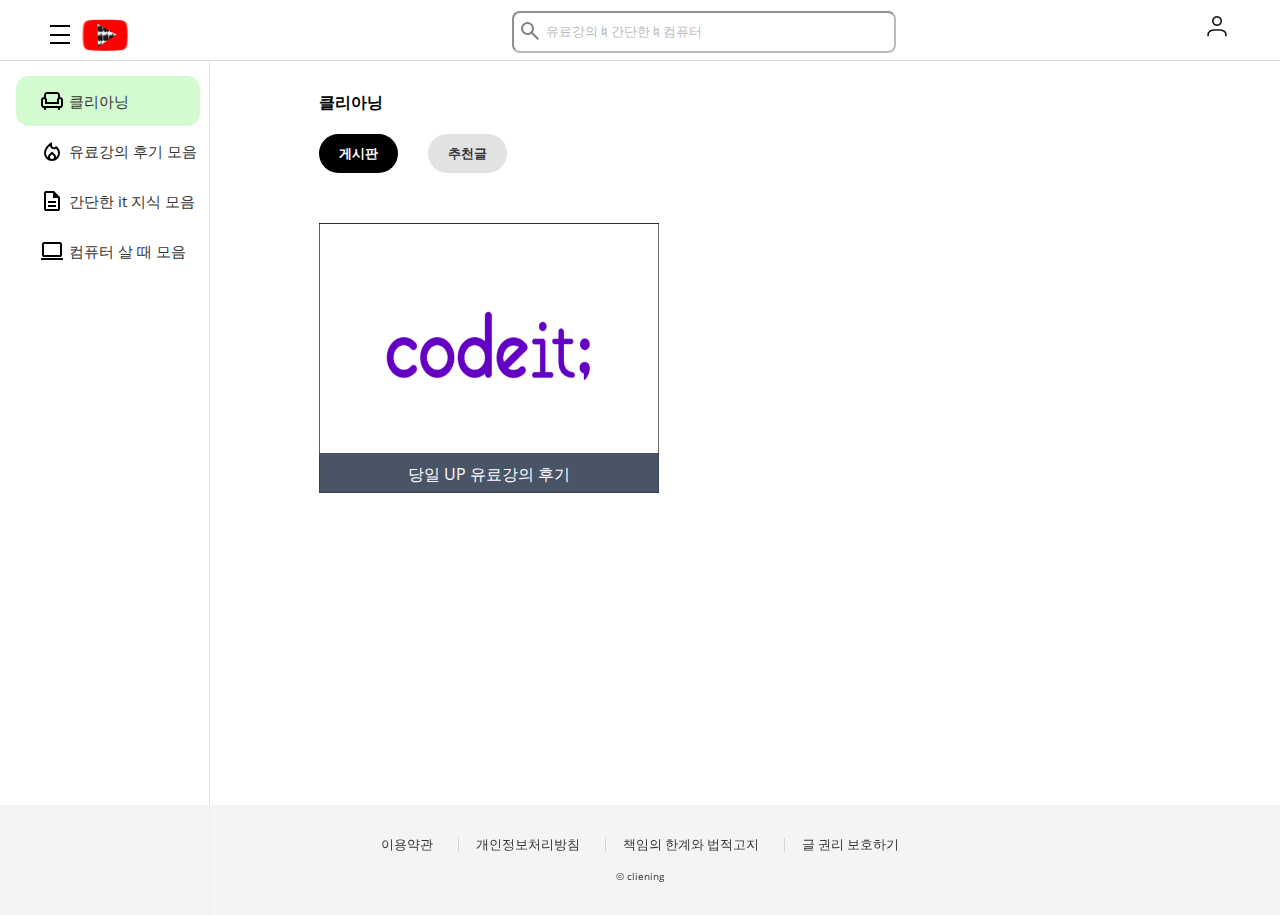
<file: index.html>
<!DOCTYPE html>
<html lang="en">
<head>
    <meta charset="UTF-8">
    <meta name="viewport" content="width=device-width, initial-scale=1.0">
    <title>cliening</title>

    <!-- 대기 -->
    <meta data-n-head="ssr" data-hid="url" property="og:url" content="https://repeat0105.github.io/cliening_second/">
    <meta data-n-head="ssr" property="og:type" content="website">
    <meta data-n-head="ssr" data-hid="title" property="og:title" content="Cliening">
    <meta data-n-head="ssr" data-hid="image" property="og:image" content="./img/computer4.png">
    <meta data-n-head="ssr" data-hid="og:description" property="og:description" content="it와 취미생활 공간">

    <meta data-n-head="ssr" name="viewport" content="user-scalable=no, width=device-width, height=device-height, initial-scale=1, maximum-scale=1, minimum-scale=1.0, viewport-fit=cover">
    <meta name="apple-mobile-web-app-title" content="브랜드명">
    <meta name="robots" content="index,nofollow">
    <meta name="description" content="검색시 요약내용">
    <meta name="keyword" content="HTML, meta, tag, element, reference">

    <link rel="icon" type="image/png" href="./img/favicon-32x32.png" sizes="32x32" />
    <link rel="icon" type="image/png" href="./img/favicon-16x16.png" sizes="16x16" />

    <script src="https://code.jquery.com/jquery-3.7.1.js" integrity="sha256-eKhayi8LEQwp4NKxN+CfCh+3qOVUtJn3QNZ0TciWLP4=" crossorigin="anonymous"></script>
    
    <link rel="stylesheet" href="./css/index.min.css">
</head>
<body>
    
    <header>
        <div>
            <a>
                <span></span>
                <span></span>
                <span></span>
            </a>
            <h1>
                <img src="./img/logo1.svg" >
                <img src="./img/logo1_1.svg" style="top:23px;">
            </h1>
        </div>
        <div>
            <!--class 위치  class="headerserch" -->
            <div >
                <!-- 돋보기 -->
                <label for="searchInput" id="labelsearch">       </label>
                <input type="text" id="searchInput" name="searchInput" autocomplete="off" placeholder="&nbsp;&nbsp;&nbsp;&nbsp;&nbsp;&nbsp;&nbsp;&nbsp;유료강의&natur;간단한&natur;컴퓨터">
                <p><button id="dbfyrkddml"><a href="./lectureCollectionReviews.html">검색</a></button></p>
            </div>

            <a>
                <svg width="26" height="28" viewBox="0 0 26 28" fill="none" xmlns="http://www.w3.org/2000/svg" xmlns:xlink="http://www.w3.org/1999/xlink">
                    <rect width="26" height="28" fill="url(#pattern0)"/>
                    <defs>
                    <pattern id="pattern0" patternContentUnits="objectBoundingBox" width="1" height="1">
                    <use xlink:href="#image0_74_14" transform="scale(0.0384615 0.0357143)"/>
                    </pattern>
                    <image id="image0_74_14" width="26" height="28" xlink:href="[data-uri]"/>
                    </defs>
                </svg>
            </a>
            <p style="display: none;">
                <a href="#"><img src="./img/key.png">&nbsp;<button>로그아웃</button></a>
            </p>
        </div>
    </header>

    
    <div class="mainHr"></div>

<!-- 왼쪽 사이드 -->
    <aside class="side-bar">
        <p class="white-section">

            <a href="#">
                <svg xmlns="http://www.w3.org/2000/svg" height="24" viewBox="0 -960 960 960" width="24"><path d="M200-120q-17 0-28.5-11.5T160-160v-40q-50 0-85-35t-35-85v-200q0-50 35-85t85-35v-80q0-50 35-85t85-35h400q50 0 85 35t35 85v80q50 0 85 35t35 85v200q0 50-35 85t-85 35v40q0 17-11.5 28.5T760-120q-17 0-28.5-11.5T720-160v-40H240v40q0 17-11.5 28.5T200-120Zm-40-160h640q17 0 28.5-11.5T840-320v-200q0-17-11.5-28.5T800-560q-17 0-28.5 11.5T760-520v160H200v-160q0-17-11.5-28.5T160-560q-17 0-28.5 11.5T120-520v200q0 17 11.5 28.5T160-280Zm120-160h400v-80q0-27 11-49t29-39v-112q0-17-11.5-28.5T680-760H280q-17 0-28.5 11.5T240-720v112q18 17 29 39t11 49v80Zm200 0Zm0 160Zm0-80Z"/></svg>
                <span>클리아닝</span>
            </a>

        
            
            <a href="./lectureCollectionReviews.html">
                <svg xmlns="http://www.w3.org/2000/svg" height="24" viewBox="0 -960 960 960" width="24"><path d="M240-400q0 52 21 98.5t60 81.5q-1-5-1-9v-9q0-32 12-60t35-51l113-111 113 111q23 23 35 51t12 60v9q0 4-1 9 39-35 60-81.5t21-98.5q0-50-18.5-94.5T648-574q-20 13-42 19.5t-45 6.5q-62 0-107.5-41T401-690q-39 33-69 68.5t-50.5 72Q261-513 250.5-475T240-400Zm240 52-57 56q-11 11-17 25t-6 29q0 32 23.5 55t56.5 23q33 0 56.5-23t23.5-55q0-16-6-29.5T537-292l-57-56Zm0-492v132q0 34 23.5 57t57.5 23q18 0 33.5-7.5T622-658l18-22q74 42 117 117t43 163q0 134-93 227T480-80q-134 0-227-93t-93-227q0-129 86.5-245T480-840Z"/></svg>
                <span>유료강의 후기 모음</span>
            </a>
            <a href="./lectureCollectionReviews.html">
                <svg xmlns="http://www.w3.org/2000/svg" height="24" viewBox="0 -960 960 960" width="24"><path d="M320-240h320v-80H320v80Zm0-160h320v-80H320v80ZM240-80q-33 0-56.5-23.5T160-160v-640q0-33 23.5-56.5T240-880h320l240 240v480q0 33-23.5 56.5T720-80H240Zm280-520v-200H240v640h480v-440H520ZM240-800v200-200 640-640Z"/></svg>
                <span>간단한 it 지식 모음</span>
            </a>
            <a href="./lectureCollectionReviews.html">
                <svg xmlns="http://www.w3.org/2000/svg" height="24" viewBox="0 -960 960 960" width="24"><path d="M40-120v-80h880v80H40Zm120-120q-33 0-56.5-23.5T80-320v-440q0-33 23.5-56.5T160-840h640q33 0 56.5 23.5T880-760v440q0 33-23.5 56.5T800-240H160Zm0-80h640v-440H160v440Zm0 0v-440 440Z"/></svg>
                <span>컴퓨터 살 때 모음</span>
            </a>
        </p>
        <div style="display: none;">
            <a href="#">
                <svg xmlns="http://www.w3.org/2000/svg" height="30" viewBox="0 -960 960 960" width="30"><path d="M480-480q-66 0-113-47t-47-113q0-66 47-113t113-47q66 0 113 47t47 113q0 66-47 113t-113 47ZM160-160v-112q0-34 17.5-62.5T224-378q62-31 126-46.5T480-440q66 0 130 15.5T736-378q29 15 46.5 43.5T800-272v112H160Zm80-80h480v-32q0-11-5.5-20T700-306q-54-27-109-40.5T480-360q-56 0-111 13.5T260-306q-9 5-14.5 14t-5.5 20v32Zm240-320q33 0 56.5-23.5T560-640q0-33-23.5-56.5T480-720q-33 0-56.5 23.5T400-640q0 33 23.5 56.5T480-560Zm0-80Zm0 400Z"/></svg>
                <span>사용자 Id</span>
            </a>
            <ul>
                <li><a href="#">내가 본 글</a></li>
            </ul>
        </div>
    </aside>



    
    <article class="main">

        <div>
            <article class="mainTitle">
                <div><span>클리아닝</span></div>
                <div>
                    <p><a href="./board.html">게시판</a></p>
                    <p><a href="./suggestion.html">추천글</a></p>
                </div>
            </article>
            <div>
                <a href="#">
                    <img src="./img/codeit1.png" width="340px;" height="270px" >
                    <div class="mainHoverBefor">
                        <span class="mainSpan">당일 UP 유료강의 후기</span>
                        <p class="mainP">코드잇 수강 후기  - 실무 중심의 실력 강화
                            코드잇 수강 후기  - 실무 중심의 실력 강화
                        </p>
                    </div>
                </a>
            </div>

        </div>

    </article>

  




<!-- 로그인 팝업 -->

    <aside class="loginSidePage">
        <div>
            <div>
                <span>
                    <span>&nbsp;&nbsp;&nbsp;&nbsp;&nbsp;&nbsp;</span>
                    <input type="text" id="id" name="id" value="" placeholder="아이디" onchange="inputValueChange()">
                </span>
            </div>
            <div>
                <span>
                    <span>&nbsp;&nbsp;&nbsp;&nbsp;&nbsp;&nbsp;</span>
                    <input type="password" id="pw" name="pw" value="" placeholder="비밀번호">
                </span>
            </div>
        </div>
    
        <div>
            <div>
                <input type="checkbox" id="keep" value="off" >
                <label for="keep" id="keepLabel"></label>
                로그인 상태유지
                <span id="keepLabelSpanone"></span>
                <span id="keepLabelSpantwo"></span>
            </div>
            <div>
                <span>
                    IP보안
                    <input type="checkbox" id="swith" value="off">
                    <label for="swith" class="switch-btn"></label>
                </span>
            </div>
        </div>
        <div class="loginDiv">
            <a href="#">로그인</a>
        </div>
        <div>
            <ul>
                <li><a href="#">아이디 찾기</a></li>
                <li><a href="#">비번 찾기</a></li>
                <li><a href="#">회원가입</a></li>
                <li><a href="#">취소</a></li>
            </ul>
        </div>
    </aside>
    <div class="leftLien"> </div>
    
    <footer class="footer">
        <div>
            <p><a href="#">이용약관</a></p>
            <p><a href="#">&nbsp;&nbsp;&nbsp;&nbsp;&nbsp;&nbsp;개인정보처리방침</a></p>
            <p><a href="#">&nbsp;&nbsp;&nbsp;&nbsp;&nbsp;&nbsp;책임의 한계와 법적고지</a></p>
            <p><a href="#">&nbsp;&nbsp;&nbsp;&nbsp;&nbsp;&nbsp;글 권리 보호하기</a></p>
        </div>
        <div>
            <p><a href="#">© cliening</a></p>
            <span></span>
        </div>
    </footer>

    <script defer src="./js/clieningmain.js"></script>
    <script defer src="./js/clieningonoff.js"></script>
</body>
</html>
</file>
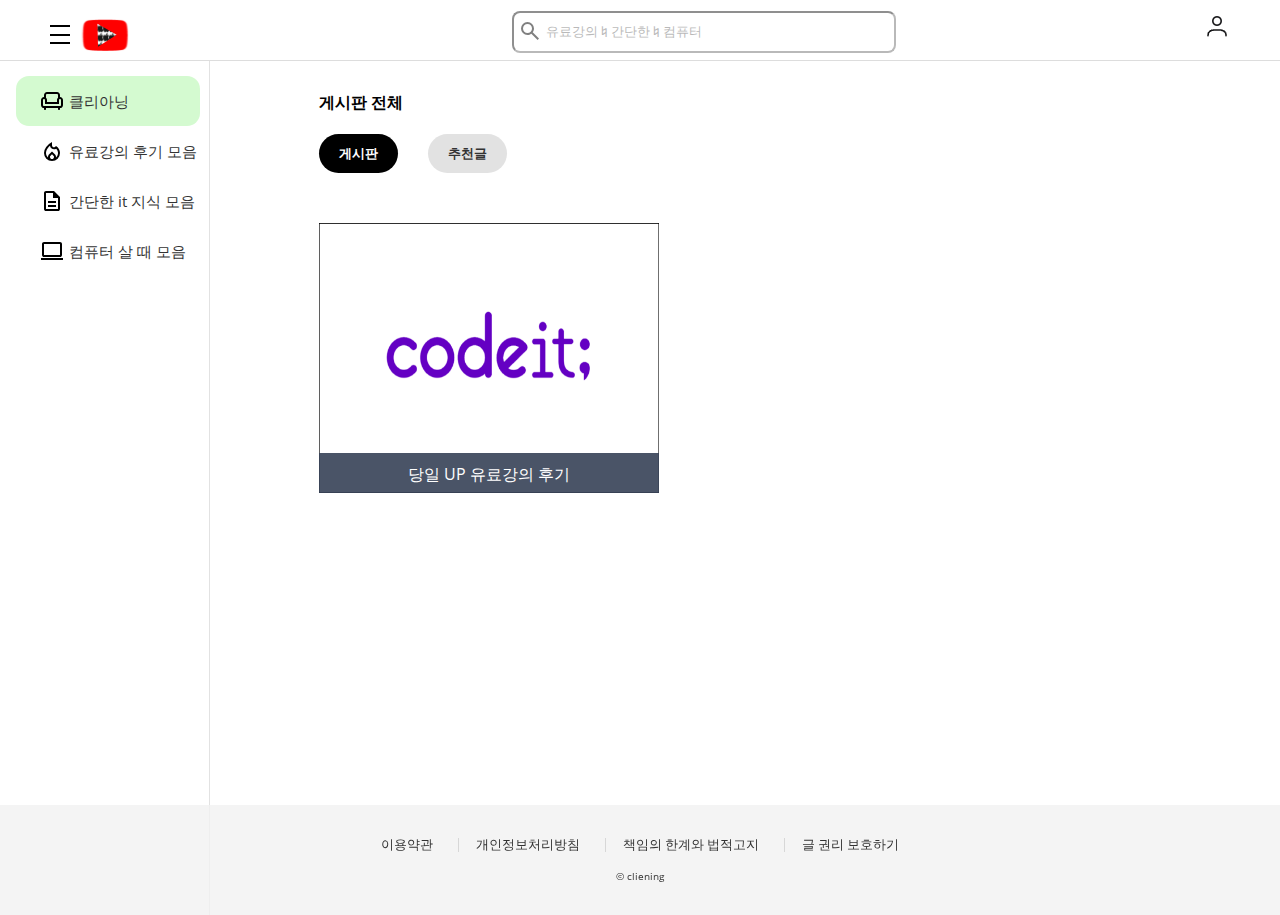
<file: board.html>
<!DOCTYPE html>
<html lang="en">
<head>
    <meta charset="UTF-8">
    <meta name="viewport" content="width=device-width, initial-scale=1.0">
    <title>cliening</title>

    <!-- 대기 -->
    <meta data-n-head="ssr" data-hid="url" property="og:url" content="">
    <meta data-n-head="ssr" property="og:type" content="website">
    <meta data-n-head="ssr" data-hid="title" property="og:title" content="Cliening">
    <meta data-n-head="ssr" data-hid="image" property="og:image" content="./img/main-img1.png">
    <meta data-n-head="ssr" data-hid="og:description" property="og:description" content="it와 취미생활 공간">

    <meta data-n-head="ssr" name="viewport" content="user-scalable=no, width=device-width, height=device-height, initial-scale=1, maximum-scale=1, minimum-scale=1.0, viewport-fit=cover">
    <meta name="apple-mobile-web-app-title" content="브랜드명">
    <meta name="robots" content="index,nofollow">
    <meta name="description" content="검색시 요약내용">
    <meta name="keyword" content="HTML, meta, tag, element, reference">

    <link rel="icon" type="image/png" href="./img/favicon-32x32.png" sizes="32x32" />
    <link rel="icon" type="image/png" href="./img/favicon-16x16.png" sizes="16x16" />

    <script src="https://code.jquery.com/jquery-3.7.1.js" integrity="sha256-eKhayi8LEQwp4NKxN+CfCh+3qOVUtJn3QNZ0TciWLP4=" crossorigin="anonymous"></script>
    
    <link rel="stylesheet" href="./css/index.min.css">

</head>
<body>
    <header>
        <div>
            <a>
                <span></span>
                <span></span>
                <span></span>
            </a>
            <h1>
                <img src="./img/logo1.svg" >
                <img src="./img/logo1_1.svg" style="top:23px;">
            </h1>
        </div>

        <div>
            <div>
                <label for="searchInput" id="labelsearch">       </label>
                <input type="text" id="searchInput" name="searchInput" autocomplete="off" placeholder="&nbsp;&nbsp;&nbsp;&nbsp;&nbsp;&nbsp;&nbsp;&nbsp;유료강의&natur;간단한&natur;컴퓨터">
                <p><button id="dbfyrkddml"><a href="./lectureCollectionReviews.html">검색</a></button></p>
            </div>
        
            <a>
                <svg width="26" height="28" viewBox="0 0 26 28" fill="none" xmlns="http://www.w3.org/2000/svg" xmlns:xlink="http://www.w3.org/1999/xlink">
                    <rect width="26" height="28" fill="url(#pattern0)"/>
                    <defs>
                    <pattern id="pattern0" patternContentUnits="objectBoundingBox" width="1" height="1">
                    <use xlink:href="#image0_74_14" transform="scale(0.0384615 0.0357143)"/>
                    </pattern>
                    <image id="image0_74_14" width="26" height="28" xlink:href="[data-uri]"/>
                    </defs>
                </svg>
                    
            </a>
            <p style="display: none;">
                <a href="#"><img src="./img/key.png">&nbsp;<button>로그아웃</button></a>
            </p>
        </div>

    </header>

    <div class="mainHr"></div>


    <aside class="side-bar">
        <p class="white-section">


        
            <a href="./index.html">
                <svg xmlns="http://www.w3.org/2000/svg" height="24" viewBox="0 -960 960 960" width="24"><path d="M200-120q-17 0-28.5-11.5T160-160v-40q-50 0-85-35t-35-85v-200q0-50 35-85t85-35v-80q0-50 35-85t85-35h400q50 0 85 35t35 85v80q50 0 85 35t35 85v200q0 50-35 85t-85 35v40q0 17-11.5 28.5T760-120q-17 0-28.5-11.5T720-160v-40H240v40q0 17-11.5 28.5T200-120Zm-40-160h640q17 0 28.5-11.5T840-320v-200q0-17-11.5-28.5T800-560q-17 0-28.5 11.5T760-520v160H200v-160q0-17-11.5-28.5T160-560q-17 0-28.5 11.5T120-520v200q0 17 11.5 28.5T160-280Zm120-160h400v-80q0-27 11-49t29-39v-112q0-17-11.5-28.5T680-760H280q-17 0-28.5 11.5T240-720v112q18 17 29 39t11 49v80Zm200 0Zm0 160Zm0-80Z"/></svg>
                <span>클리아닝</span>
            </a>
            <a href="./lectureCollectionReviews.html">
                <svg xmlns="http://www.w3.org/2000/svg" height="24" viewBox="0 -960 960 960" width="24"><path d="M240-400q0 52 21 98.5t60 81.5q-1-5-1-9v-9q0-32 12-60t35-51l113-111 113 111q23 23 35 51t12 60v9q0 4-1 9 39-35 60-81.5t21-98.5q0-50-18.5-94.5T648-574q-20 13-42 19.5t-45 6.5q-62 0-107.5-41T401-690q-39 33-69 68.5t-50.5 72Q261-513 250.5-475T240-400Zm240 52-57 56q-11 11-17 25t-6 29q0 32 23.5 55t56.5 23q33 0 56.5-23t23.5-55q0-16-6-29.5T537-292l-57-56Zm0-492v132q0 34 23.5 57t57.5 23q18 0 33.5-7.5T622-658l18-22q74 42 117 117t43 163q0 134-93 227T480-80q-134 0-227-93t-93-227q0-129 86.5-245T480-840Z"/></svg>
                <span>유료강의 후기 모음</span>
            </a>
            <a href="./lectureCollectionReviews.html">
                <svg xmlns="http://www.w3.org/2000/svg" height="24" viewBox="0 -960 960 960" width="24"><path d="M320-240h320v-80H320v80Zm0-160h320v-80H320v80ZM240-80q-33 0-56.5-23.5T160-160v-640q0-33 23.5-56.5T240-880h320l240 240v480q0 33-23.5 56.5T720-80H240Zm280-520v-200H240v640h480v-440H520ZM240-800v200-200 640-640Z"/></svg>
                <span>간단한 it 지식 모음</span>
            </a>
            <a href="./lectureCollectionReviews.html">
                <svg xmlns="http://www.w3.org/2000/svg" height="24" viewBox="0 -960 960 960" width="24"><path d="M40-120v-80h880v80H40Zm120-120q-33 0-56.5-23.5T80-320v-440q0-33 23.5-56.5T160-840h640q33 0 56.5 23.5T880-760v440q0 33-23.5 56.5T800-240H160Zm0-80h640v-440H160v440Zm0 0v-440 440Z"/></svg>
                <span>컴퓨터 살 때 모음</span>
            </a>
        </p>
        <div style="display: none;">
            <a href="#">
                <svg xmlns="http://www.w3.org/2000/svg" height="30" viewBox="0 -960 960 960" width="30"><path d="M480-480q-66 0-113-47t-47-113q0-66 47-113t113-47q66 0 113 47t47 113q0 66-47 113t-113 47ZM160-160v-112q0-34 17.5-62.5T224-378q62-31 126-46.5T480-440q66 0 130 15.5T736-378q29 15 46.5 43.5T800-272v112H160Zm80-80h480v-32q0-11-5.5-20T700-306q-54-27-109-40.5T480-360q-56 0-111 13.5T260-306q-9 5-14.5 14t-5.5 20v32Zm240-320q33 0 56.5-23.5T560-640q0-33-23.5-56.5T480-720q-33 0-56.5 23.5T400-640q0 33 23.5 56.5T480-560Zm0-80Zm0 400Z"/></svg>
                <span>사용자 Id</span>
            </a>
            <ul>
                <li><a href="#">내가 본 글</a></li>
            </ul>
        </div>
    </aside>


    <article class="main">
        <div>
            <article class="mainTitle">
                <div><span>게시판 전체</span></div>
                <div>
                    <p><a href="#">게시판</a></p>
                    <p><a href="./suggestion.html">추천글</a></p>
                </div>
            </article>
            <div>
                <a href="#">
                    <img src="./img/codeit1.png" width="340px;" height="270px" >
                    <div class="mainHoverBefor">
                        <span class="mainSpan">당일 UP 유료강의 후기</span>
                        <p class="mainP">코드잇 수강 후기  - 실무 중심의 실력 강화
                            코드잇 수강 후기  - 실무 중심의 실력 강화
                        </p>
                    </div>
                </a>
            </div>

        </div>

    </article>

    <script>
        let maindiv = document.querySelector('.main > div');

    
        fetch('./data.json')
        .then((res) => res.json())
        .then((data) => {
                
                $('.main > div').html('');
                let tag = ``;
            
                tag = `
                <article class="mainTitle">
                    <div><span>게시판 전체</span></div>
                    <div>
                        
                        <p><a href="#">게시판</a></p>
                        <p><a href="./suggestion.html">추천글</a></p>
                    </div>
                </article>
                `
                data.mainjson.forEach(function (a,i) {
                        tag += `
                            <div>
                                <a href="./review.html">
                                
                                    <img src=${a.imgUp} width="340px;" height="270px" >
                                    <div class="mainHoverBefor mainHoverBeforlecture">
                                        <span class="mainSpan">${a.title}</span>
                                        <p class="mainP">${a.content}</p>
                                    </div>
                                </a>
                            </div>`
                })
                let borderCountone = 0;
                let borderCounttwo = 1;

                $('.main > div').append(tag);

                const maindivA = document.querySelectorAll('.main a');

                let idNum = localStorage.num || 0;
                let imgNum = localStorage.imgnum || 0;
                maindivA.forEach((a, i ) => {
                    a.onclick = () => {
                        localStorage.idNum = borderCountone++ ;
                        localStorage.imgnum = borderCounttwo++;
                        localStorage.lecturetitleUp = a.children[1].children[0].innerHTML;
                    }
                                            
                    if(borderCounttwo > 2) {
                        borderCountone = 0;
                        borderCounttwo = 1;
                    }
                        
                })
            }
        )
        let sidebarSpan = document.querySelectorAll('.side-bar a');

        let clienSideNum ;
        sidebarSpan.forEach((a) => {
            a.onclick = function () {
                clienSideNum= localStorage.setItem('clienSideNum', a.textContent.trim().substring(0,4))
            }
        });

        let headerHam = document.querySelector('header >div:nth-of-type(1) > a')
        let sidebaractive = document.querySelector('.side-bar');
        headerHam.addEventListener('click', function () {
            sidebaractive.classList.toggle('active');
            
        })
    </script>

    <aside class="loginSidePage">
        <div>
            <div>
                <span>
                    <span>&nbsp;&nbsp;&nbsp;&nbsp;&nbsp;&nbsp;</span>
                    <input type="text" id="id" name="id" value="" placeholder="아이디">
                </span>
            </div>
            <div>
                <span>
                    <span>&nbsp;&nbsp;&nbsp;&nbsp;&nbsp;&nbsp;</span>
                    <input type="password" id="pw" name="id" value="" placeholder="비밀번호">
                </span>
            </div>
        </div>
     
        <div>
            <div>
                <input type="checkbox" id="keep" value="off">
                <label for="keep" id="keepLabel"></label>
                로그인 상태유지
                <span id="keepLabelSpanone"></span>
                <span id="keepLabelSpantwo"></span>
            </div>
            <div>
                <span>
                    IP보안
                    <input type="checkbox" id="swith" value="off">
                    <label for="swith" class="switch-btn"></label>
                </span>
            </div>
        </div>
        <div class="loginDiv">
            <a href="#">로그인</a>
        </div>
        <div>
            <ul>
                <li><a href="#">아이디 찾기</a></li>
                <li><a href="#">비번 찾기</a></li>
                <li><a href="#">회원가입</a></li>
                <li><a href="#">취소</a></li>
            </ul>
        </div>
    </aside>


    <div class="leftLien"> </div>

    
    <footer class="footer">
        <div>
            <p><a href="#">이용약관</a></p>
            <p><a href="#">&nbsp;&nbsp;&nbsp;&nbsp;&nbsp;&nbsp;개인정보처리방침</a></p>
            <p><a href="#">&nbsp;&nbsp;&nbsp;&nbsp;&nbsp;&nbsp;책임의 한계와 법적고지</a></p>
            <p><a href="#">&nbsp;&nbsp;&nbsp;&nbsp;&nbsp;&nbsp;글 권리 보호하기</a></p>
        </div>
        <div>
            <p><a href="#">© cliening</a></p>
            <span></span>
        </div>
    </footer>

    <script defer src="./js/clieningonoff.js"></script>

</body>
</html>
</file>
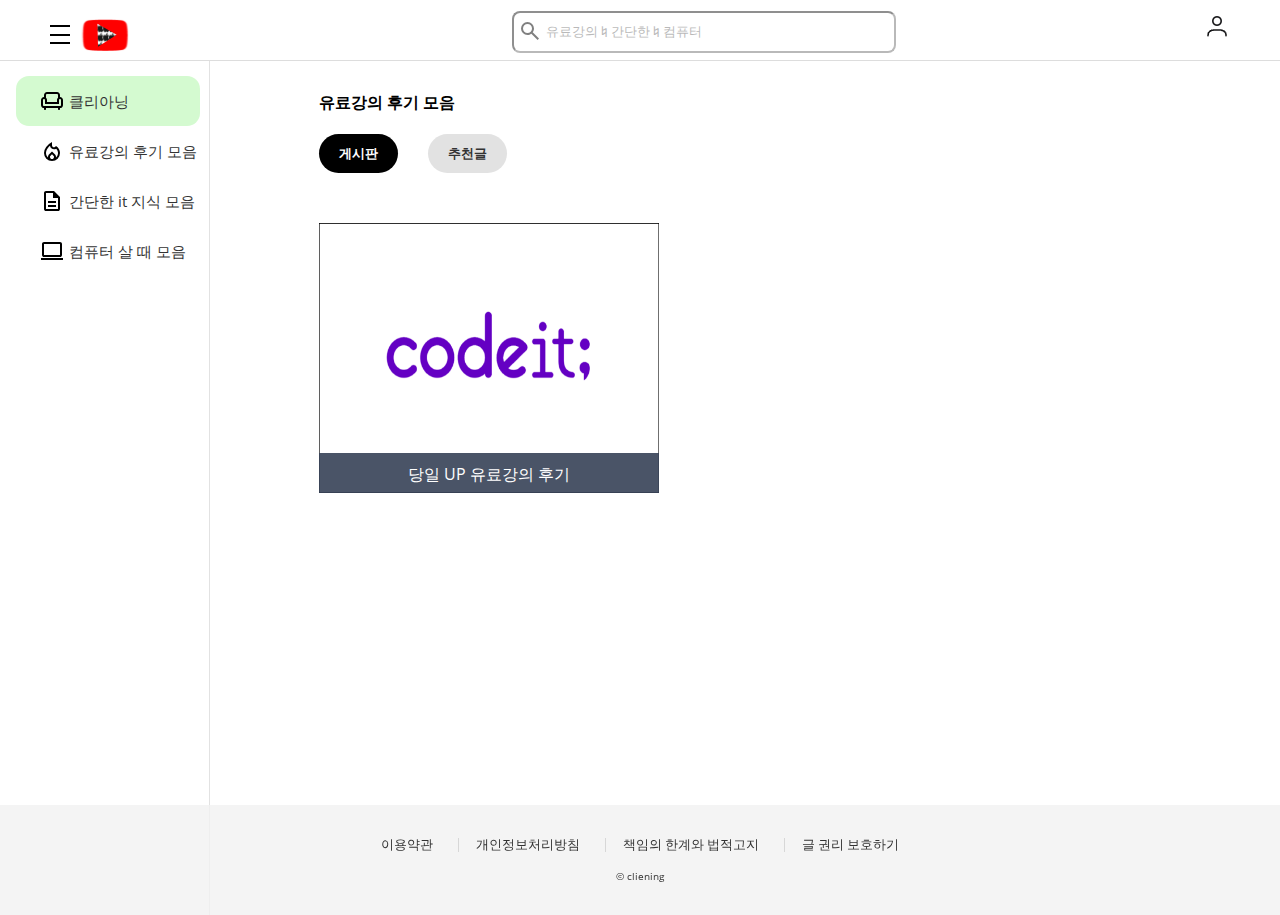
<file: lectureCollectionReviews.html>
<!DOCTYPE html>
<html lang="en">
<head>
    <meta charset="UTF-8">
    <meta name="viewport" content="width=device-width, initial-scale=1.0">
    <title>cliening</title>

    <!-- 대기 -->
    <meta data-n-head="ssr" data-hid="url" property="og:url" content="">
    <meta data-n-head="ssr" property="og:type" content="website">
    <meta data-n-head="ssr" data-hid="title" property="og:title" content="Cliening">
    <meta data-n-head="ssr" data-hid="image" property="og:image" content="./img/main-img1.png">
    <meta data-n-head="ssr" data-hid="og:description" property="og:description" content="it와 취미생활 공간">

    <meta data-n-head="ssr" name="viewport" content="user-scalable=no, width=device-width, height=device-height, initial-scale=1, maximum-scale=1, minimum-scale=1.0, viewport-fit=cover">
    <meta name="apple-mobile-web-app-title" content="브랜드명">
    <meta name="robots" content="index,nofollow">
    <meta name="description" content="검색시 요약내용">
    <meta name="keyword" content="HTML, meta, tag, element, reference">

    <link rel="icon" type="image/png" href="./img/favicon-32x32.png" sizes="32x32" />
    <link rel="icon" type="image/png" href="./img/favicon-16x16.png" sizes="16x16" />

    <script src="https://code.jquery.com/jquery-3.7.1.js" integrity="sha256-eKhayi8LEQwp4NKxN+CfCh+3qOVUtJn3QNZ0TciWLP4=" crossorigin="anonymous"></script>
    
    <link rel="stylesheet" href="./css/index.min.css">

</head>
<body>
    <header>
        <div>
            <a>
                <span></span>
                <span></span>
                <span></span>
            </a>
            <h1>
                <img src="./img/logo1.svg" >
                <img src="./img/logo1_1.svg" style="top:23px;">
            </h1>
        </div>

        <div>
            <div>
                <label for="searchInput" id="labelsearch">       </label>
                <input type="text" id="searchInput" name="searchInput" autocomplete="off" placeholder="&nbsp;&nbsp;&nbsp;&nbsp;&nbsp;&nbsp;&nbsp;&nbsp;유료강의&natur;간단한&natur;컴퓨터">
                <p><button id="dbfyrkddml"><a href="./lectureCollectionReviews.html">검색</a></button></p>
            </div>
        
            <a>
                <svg width="26" height="28" viewBox="0 0 26 28" fill="none" xmlns="http://www.w3.org/2000/svg" xmlns:xlink="http://www.w3.org/1999/xlink">
                    <rect width="26" height="28" fill="url(#pattern0)"/>
                    <defs>
                    <pattern id="pattern0" patternContentUnits="objectBoundingBox" width="1" height="1">
                    <use xlink:href="#image0_74_14" transform="scale(0.0384615 0.0357143)"/>
                    </pattern>
                    <image id="image0_74_14" width="26" height="28" xlink:href="[data-uri]"/>
                    </defs>
                </svg>
                    
            </a>
            <p style="display: none;">
                <a href="#"><img src="./img/key.png">&nbsp;<button>로그아웃</button></a>
            </p>
        </div>

    </header>

    <div class="mainHr"></div>


    <aside class="side-bar">
        <p class="white-section">


        
            <a href="./index.html">
                <svg xmlns="http://www.w3.org/2000/svg" height="24" viewBox="0 -960 960 960" width="24"><path d="M200-120q-17 0-28.5-11.5T160-160v-40q-50 0-85-35t-35-85v-200q0-50 35-85t85-35v-80q0-50 35-85t85-35h400q50 0 85 35t35 85v80q50 0 85 35t35 85v200q0 50-35 85t-85 35v40q0 17-11.5 28.5T760-120q-17 0-28.5-11.5T720-160v-40H240v40q0 17-11.5 28.5T200-120Zm-40-160h640q17 0 28.5-11.5T840-320v-200q0-17-11.5-28.5T800-560q-17 0-28.5 11.5T760-520v160H200v-160q0-17-11.5-28.5T160-560q-17 0-28.5 11.5T120-520v200q0 17 11.5 28.5T160-280Zm120-160h400v-80q0-27 11-49t29-39v-112q0-17-11.5-28.5T680-760H280q-17 0-28.5 11.5T240-720v112q18 17 29 39t11 49v80Zm200 0Zm0 160Zm0-80Z"/></svg>
                <span>클리아닝</span>
            </a>
            <a href="#">
                <svg xmlns="http://www.w3.org/2000/svg" height="24" viewBox="0 -960 960 960" width="24"><path d="M240-400q0 52 21 98.5t60 81.5q-1-5-1-9v-9q0-32 12-60t35-51l113-111 113 111q23 23 35 51t12 60v9q0 4-1 9 39-35 60-81.5t21-98.5q0-50-18.5-94.5T648-574q-20 13-42 19.5t-45 6.5q-62 0-107.5-41T401-690q-39 33-69 68.5t-50.5 72Q261-513 250.5-475T240-400Zm240 52-57 56q-11 11-17 25t-6 29q0 32 23.5 55t56.5 23q33 0 56.5-23t23.5-55q0-16-6-29.5T537-292l-57-56Zm0-492v132q0 34 23.5 57t57.5 23q18 0 33.5-7.5T622-658l18-22q74 42 117 117t43 163q0 134-93 227T480-80q-134 0-227-93t-93-227q0-129 86.5-245T480-840Z"/></svg>
                <span>유료강의 후기 모음</span>
            </a>
            <a href="#">
                <svg xmlns="http://www.w3.org/2000/svg" height="24" viewBox="0 -960 960 960" width="24"><path d="M320-240h320v-80H320v80Zm0-160h320v-80H320v80ZM240-80q-33 0-56.5-23.5T160-160v-640q0-33 23.5-56.5T240-880h320l240 240v480q0 33-23.5 56.5T720-80H240Zm280-520v-200H240v640h480v-440H520ZM240-800v200-200 640-640Z"/></svg>
                <span>간단한 it 지식 모음</span>
            </a>
            <a href="#">
                <svg xmlns="http://www.w3.org/2000/svg" height="24" viewBox="0 -960 960 960" width="24"><path d="M40-120v-80h880v80H40Zm120-120q-33 0-56.5-23.5T80-320v-440q0-33 23.5-56.5T160-840h640q33 0 56.5 23.5T880-760v440q0 33-23.5 56.5T800-240H160Zm0-80h640v-440H160v440Zm0 0v-440 440Z"/></svg>
                <span>컴퓨터 살 때 모음</span>
            </a>
        </p>
        <div style="display: none;">
            <a href="#">
                <svg xmlns="http://www.w3.org/2000/svg" height="30" viewBox="0 -960 960 960" width="30"><path d="M480-480q-66 0-113-47t-47-113q0-66 47-113t113-47q66 0 113 47t47 113q0 66-47 113t-113 47ZM160-160v-112q0-34 17.5-62.5T224-378q62-31 126-46.5T480-440q66 0 130 15.5T736-378q29 15 46.5 43.5T800-272v112H160Zm80-80h480v-32q0-11-5.5-20T700-306q-54-27-109-40.5T480-360q-56 0-111 13.5T260-306q-9 5-14.5 14t-5.5 20v32Zm240-320q33 0 56.5-23.5T560-640q0-33-23.5-56.5T480-720q-33 0-56.5 23.5T400-640q0 33 23.5 56.5T480-560Zm0-80Zm0 400Z"/></svg>
                <span>사용자 Id</span>
            </a>
            <ul>
                <li><a href="#">내가 본 글</a></li>
            </ul>
        </div>
    </aside>


    <article class="main">
        <div>
            <article class="mainTitle">
                <div><span>유료강의 후기 모음</span></div>
                <div>
                    <p><a href="./board.html">게시판</a></p>
                    <p><a href="./suggestion.html">추천글</a></p>
                </div>
            </article>
            <div>
                <a href="#">
                    <img src="./img/codeit1.png" width="340px;" height="270px" >
                    <div class="mainHoverBefor">
                        <span class="mainSpan">당일 UP 유료강의 후기</span>
                        <p class="mainP">코드잇 수강 후기  - 실무 중심의 실력 강화
                            코드잇 수강 후기  - 실무 중심의 실력 강화
                        </p>
                    </div>
                </a>
            </div>

        </div>

    </article>

    <script>
        let maindiv = document.querySelector('.main > div');
        let sidebarSpan = document.querySelectorAll('.side-bar a');  

        fetch('./data.json')
        .then((res) => res.json())
        .then((data) => {
            
                
                $('.main > div').html('');

                let sidetitle = localStorage.getItem('clienSideNum');
                jsondata(sidetitle);

                sidebarSpan.forEach((a) => {
                    a.onclick = function () {
                        sidetitle = this.textContent.trim().substr(0,4)
                        jsondata(sidetitle);
                    }
                })
            
                function jsondata(sidetitle){
                    let tag = ``;
                        tag = `    <article class="mainTitle">
                                <div><span>${sidetitle}</span></div>
                                <div>
                                    <p><a href="./board.html">게시판</a></p>
                                    <p><a href="./suggestion.html">추천글</a></p>
                                </div>
                            </article>`;

                    data.mainjson.forEach(function (a,i) {
            
                        if (a.titleUp.match(sidetitle)){
        
                            tag += `
                                <div>
                                    <a href="./review.html">
                                        
                                        <img src=${a.imgUp} width="340px;" height="270px" >
                                        <div class="mainHoverBefor mainHoverBeforlecture">
                                            <span class="mainSpan">${a.title}</span>
                                            <p class="mainP">${a.content}</p>
                                        </div>
                                    </a>
                                </div>
                            `
                        }
                    })
                    $('.main > div').html(tag);
                    localside()
                }        

                function localside() {
                    const maindivA2 = document.querySelectorAll('.main a');
                    
                    let imgNum = localStorage.imgnum || 0;
                    let lecturetitleUp = localStorage.lecturetitleUp || 0;
                    maindivA2.forEach((a, i ) => {
                        a.onclick = () => {
                            localStorage.idNum = i ;
                            localStorage.lecturetitleUp = a.children[1].children[0].innerHTML;
                        }
                    })
                }
            }
        )
        let headerHam = document.querySelector('header >div:nth-of-type(1) > a')
        let sidebaractive = document.querySelector('.side-bar');
        headerHam.addEventListener('click', function () {
            sidebaractive.classList.toggle('active');
            
        })


    </script>


    <aside class="loginSidePage">
        <div>
            <div>
                <span>
                    <span>&nbsp;&nbsp;&nbsp;&nbsp;&nbsp;&nbsp;</span>
                    <input type="text" id="id" name="id" value="" placeholder="아이디">
                </span>
            </div>
            <div>
                <span>
                    <span>&nbsp;&nbsp;&nbsp;&nbsp;&nbsp;&nbsp;</span>
                    <input type="password" id="pw" name="id" value="" placeholder="비밀번호">
                </span>
            </div>
        </div>
    
        <div>
            <div>
                <input type="checkbox" id="keep" value="off">
                <label for="keep" id="keepLabel"></label>
                로그인 상태유지
                <span id="keepLabelSpanone"></span>
                <span id="keepLabelSpantwo"></span>
            </div>
            <div>
                <span>
                    IP보안
                    <input type="checkbox" id="swith" value="off">
                    <label for="swith" class="switch-btn"></label>
                </span>
            </div>
        </div>
        <div class="loginDiv">
            <a href="#">로그인</a>
        </div>
        <div>
            <ul>
                <li><a href="#">아이디 찾기</a></li>
                <li><a href="#">비번 찾기</a></li>
                <li><a href="#">회원가입</a></li>
                <li><a href="#">취소</a></li>
            </ul>
        </div>
    </aside>




    <div class="leftLien"> </div>

    
    <footer class="footer">
        <div>
            <p><a href="#">이용약관</a></p>
            <p><a href="#">&nbsp;&nbsp;&nbsp;&nbsp;&nbsp;&nbsp;개인정보처리방침</a></p>
            <p><a href="#">&nbsp;&nbsp;&nbsp;&nbsp;&nbsp;&nbsp;책임의 한계와 법적고지</a></p>
            <p><a href="#">&nbsp;&nbsp;&nbsp;&nbsp;&nbsp;&nbsp;글 권리 보호하기</a></p>
        </div>
        <div>
            <p><a href="#">© cliening</a></p>
            <span></span>
        </div>
    </footer>

    <script defer src="./js/clieningonoff.js"></script>
</body>
</html>
</file>
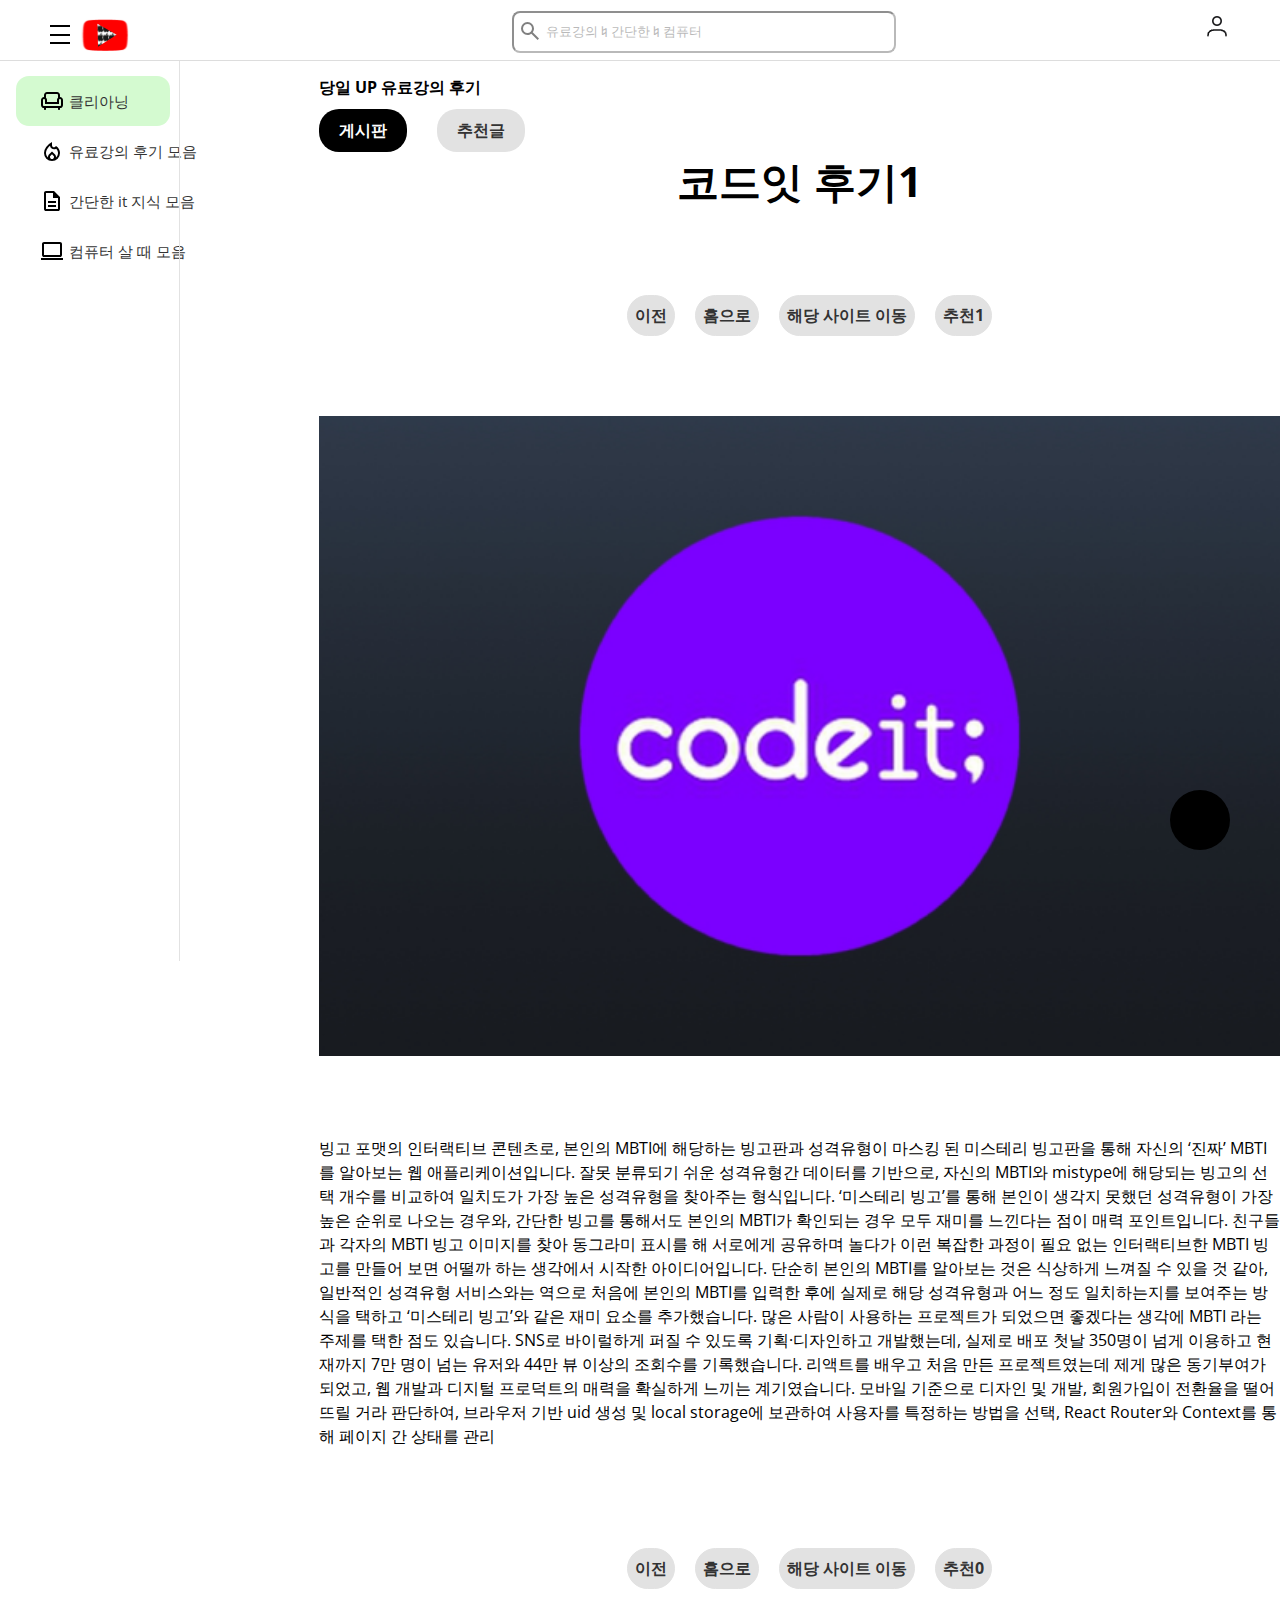
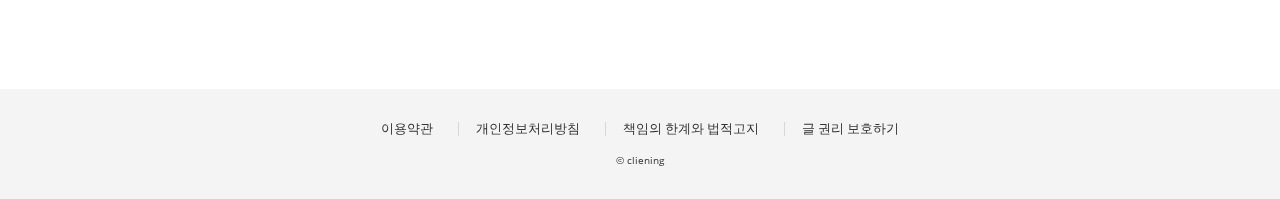
<file: review.html>
<!DOCTYPE html>
<html lang="en">
<head>
    <meta charset="UTF-8">
    <meta name="viewport" content="width=device-width, initial-scale=1.0">
    <title>cliening</title>

    <!-- 대기 -->
    <meta data-n-head="ssr" data-hid="url" property="og:url" content="">
    <meta data-n-head="ssr" property="og:type" content="website">
    <meta data-n-head="ssr" data-hid="title" property="og:title" content="Cliening">
    <meta data-n-head="ssr" data-hid="image" property="og:image" content="./img/main-img1.png">
    <meta data-n-head="ssr" data-hid="og:description" property="og:description" content="it와 취미생활 공간">

    <meta data-n-head="ssr" name="viewport" content="user-scalable=no, width=device-width, height=device-height, initial-scale=1, maximum-scale=1, minimum-scale=1.0, viewport-fit=cover">
    <meta name="apple-mobile-web-app-title" content="브랜드명">
    <meta name="robots" content="index,nofollow">
    <meta name="description" content="검색시 요약내용">
    <meta name="keyword" content="HTML, meta, tag, element, reference">

    <link rel="icon" type="image/png" href="./img/favicon-32x32.png" sizes="32x32" />
    <link rel="icon" type="image/png" href="./img/favicon-16x16.png" sizes="16x16" />

    <script src="https://code.jquery.com/jquery-3.7.1.js" integrity="sha256-eKhayi8LEQwp4NKxN+CfCh+3qOVUtJn3QNZ0TciWLP4=" crossorigin="anonymous"></script>
    
    <link rel="stylesheet" href="./css/review.min.css">

</head>
<body>
    <header>
        <div>
            <a>
                <span></span>
                <span></span>
                <span></span>
            </a>
            <h1>
                <img src="./img/logo1.svg" >
                <img src="./img/logo1_1.svg" style="top:23px;">
            </h1>
        </div>

        <div>
            <div>
                <label for="searchInput" id="labelsearch">       </label>
                <input type="text" id="searchInput" name="searchInput" autocomplete="off" placeholder="&nbsp;&nbsp;&nbsp;&nbsp;&nbsp;&nbsp;&nbsp;&nbsp;유료강의&natur;간단한&natur;컴퓨터">
                <p><button id="dbfyrkddml"><a href="./lectureCollectionReviews.html">검색</a></button></p>
            </div>
        
            <a>
                <svg width="26" height="28" viewBox="0 0 26 28" fill="none" xmlns="http://www.w3.org/2000/svg" xmlns:xlink="http://www.w3.org/1999/xlink">
                    <rect width="26" height="28" fill="url(#pattern0)"/>
                    <defs>
                    <pattern id="pattern0" patternContentUnits="objectBoundingBox" width="1" height="1">
                    <use xlink:href="#image0_74_14" transform="scale(0.0384615 0.0357143)"/>
                    </pattern>
                    <image id="image0_74_14" width="26" height="28" xlink:href="[data-uri]"/>
                    </defs>
                </svg>
                    
            </a>
            <p style="display: none;">
                <a href="#"><img src="./img/key.png">&nbsp;<button>로그아웃</button></a>
            </p>
        </div>

    </header>

    <div class="mainHr"></div>

<!-- 사이드 -->
    <aside class="side-bar">
        <p class="white-section">

            <a href="./index.html">
                <svg xmlns="http://www.w3.org/2000/svg" height="24" viewBox="0 -960 960 960" width="24"><path d="M200-120q-17 0-28.5-11.5T160-160v-40q-50 0-85-35t-35-85v-200q0-50 35-85t85-35v-80q0-50 35-85t85-35h400q50 0 85 35t35 85v80q50 0 85 35t35 85v200q0 50-35 85t-85 35v40q0 17-11.5 28.5T760-120q-17 0-28.5-11.5T720-160v-40H240v40q0 17-11.5 28.5T200-120Zm-40-160h640q17 0 28.5-11.5T840-320v-200q0-17-11.5-28.5T800-560q-17 0-28.5 11.5T760-520v160H200v-160q0-17-11.5-28.5T160-560q-17 0-28.5 11.5T120-520v200q0 17 11.5 28.5T160-280Zm120-160h400v-80q0-27 11-49t29-39v-112q0-17-11.5-28.5T680-760H280q-17 0-28.5 11.5T240-720v112q18 17 29 39t11 49v80Zm200 0Zm0 160Zm0-80Z"/></svg>
                <span>클리아닝</span>
            </a>
            <a href="./lectureCollectionReviews.html">
                <svg xmlns="http://www.w3.org/2000/svg" height="24" viewBox="0 -960 960 960" width="24"><path d="M240-400q0 52 21 98.5t60 81.5q-1-5-1-9v-9q0-32 12-60t35-51l113-111 113 111q23 23 35 51t12 60v9q0 4-1 9 39-35 60-81.5t21-98.5q0-50-18.5-94.5T648-574q-20 13-42 19.5t-45 6.5q-62 0-107.5-41T401-690q-39 33-69 68.5t-50.5 72Q261-513 250.5-475T240-400Zm240 52-57 56q-11 11-17 25t-6 29q0 32 23.5 55t56.5 23q33 0 56.5-23t23.5-55q0-16-6-29.5T537-292l-57-56Zm0-492v132q0 34 23.5 57t57.5 23q18 0 33.5-7.5T622-658l18-22q74 42 117 117t43 163q0 134-93 227T480-80q-134 0-227-93t-93-227q0-129 86.5-245T480-840Z"/></svg>
                <span>유료강의 후기 모음</span>
            </a>
            <a href="./lectureCollectionReviews.html">
                <svg xmlns="http://www.w3.org/2000/svg" height="24" viewBox="0 -960 960 960" width="24"><path d="M320-240h320v-80H320v80Zm0-160h320v-80H320v80ZM240-80q-33 0-56.5-23.5T160-160v-640q0-33 23.5-56.5T240-880h320l240 240v480q0 33-23.5 56.5T720-80H240Zm280-520v-200H240v640h480v-440H520ZM240-800v200-200 640-640Z"/></svg>
                <span>간단한 it 지식 모음</span>
            </a>
            <a href="./lectureCollectionReviews.html">
                <svg xmlns="http://www.w3.org/2000/svg" height="24" viewBox="0 -960 960 960" width="24"><path d="M40-120v-80h880v80H40Zm120-120q-33 0-56.5-23.5T80-320v-440q0-33 23.5-56.5T160-840h640q33 0 56.5 23.5T880-760v440q0 33-23.5 56.5T800-240H160Zm0-80h640v-440H160v440Zm0 0v-440 440Z"/></svg>
                <span>컴퓨터 살 때 모음</span>
            </a>
        </p>
        <div style="display: none;">
            <a href="#">
                <svg xmlns="http://www.w3.org/2000/svg" height="30" viewBox="0 -960 960 960" width="30"><path d="M480-480q-66 0-113-47t-47-113q0-66 47-113t113-47q66 0 113 47t47 113q0 66-47 113t-113 47ZM160-160v-112q0-34 17.5-62.5T224-378q62-31 126-46.5T480-440q66 0 130 15.5T736-378q29 15 46.5 43.5T800-272v112H160Zm80-80h480v-32q0-11-5.5-20T700-306q-54-27-109-40.5T480-360q-56 0-111 13.5T260-306q-9 5-14.5 14t-5.5 20v32Zm240-320q33 0 56.5-23.5T560-640q0-33-23.5-56.5T480-720q-33 0-56.5 23.5T400-640q0 33 23.5 56.5T480-560Zm0-80Zm0 400Z"/></svg>
                <span>사용자 Id</span>
            </a>
            <ul>
                <li><a href="#">내가 본 글</a></li>
            </ul>
        </div>
    </aside>

    <article class="main">
            

        <div class="mainFistDiv">
            <article class="mainTitle">
                <div><span>당일 UP 유료강의 후기</span></div>
                <div>
                    <p><a href="./board.html">게시판</a></p>
                    <p><a href="./suggestion.html">추천글</a></p>
                </div>
            </article>
            <div>
                <h1>코드잇 후기1</h1>
                <div>
                    <p><a href="./lecture.html">이전</a></p>
                    <p><a href="./index.html">홈으로</a></p>
                    <p><a href="http://www.codeit.kr" target="_blank">해당 사이트 이동</a></p>
                    <p><a href="#">추천1</a></p>
                </div>
                <p><img src="./img/codeit2.png" width="1400px;" height="660px" ></p>
                <div>
                    <p>
                        빙고 포맷의 인터랙티브 콘텐츠로, 본인의 MBTI에 해당하는 빙고판과 성격유형이 마스킹 된 미스테리 빙고판을 통해 자신의 ‘진짜’ MBTI를 알아보는 웹 애플리케이션입니다. 
                        잘못 분류되기 쉬운 성격유형간 데이터를 기반으로, 자신의 MBTI와 mistype에 해당되는 빙고의 선택 개수를 비교하여 일치도가 가장 높은 성격유형을 찾아주는 형식입니다. 
                        ‘미스테리 빙고’를 통해 본인이 생각지 못했던 성격유형이 가장 높은 순위로 나오는 경우와, 간단한 빙고를 통해서도 본인의 MBTI가 확인되는 경우 모두 재미를 느낀다는 점이
                        매력 포인트입니다.
                        친구들과 각자의 MBTI 빙고 이미지를 찾아 동그라미 표시를 해 서로에게 공유하며 놀다가 이런 복잡한 과정이 필요 없는 인터랙티브한 MBTI 빙고를 만들어 보면 어떨까 하는
                        생각에서 시작한 아이디어입니다.
                        단순히 본인의 MBTI를 알아보는 것은 식상하게 느껴질 수 있을 것 같아, 일반적인 성격유형 서비스와는 역으로 처음에 본인의 MBTI를 입력한 후에 실제로 해당 성격유형과
                        어느 정도 일치하는지를 보여주는 방식을 택하고 ‘미스테리 빙고’와 같은 재미 요소를 추가했습니다.
                        많은 사람이 사용하는 프로젝트가 되었으면 좋겠다는 생각에 MBTI 라는 주제를 택한 점도 있습니다. SNS로 바이럴하게 퍼질 수 있도록 기획·디자인하고 개발했는데,
                        실제로 배포 첫날 350명이 넘게 이용하고 현재까지 7만 명이 넘는 유저와 44만 뷰 이상의 조회수를 기록했습니다. 리액트를 배우고 처음 만든 프로젝트였는데
                        제게 많은 동기부여가 되었고, 웹 개발과 디지털 프로덕트의 매력을 확실하게 느끼는 계기였습니다.
                        모바일 기준으로 디자인 및 개발,
                        회원가입이 전환율을 떨어뜨릴 거라 판단하여, 브라우저 기반 uid 생성 및 local storage에 보관하여 사용자를 특정하는 방법을 선택,
                        React Router와 Context를 통해 페이지 간 상태를 관리
                    </p>
                </div>
                <div>
                    <p><a href="./lecture.html">이전</a></p>
                    <p><a href="./index.html">홈으로</a></p>
                    <p><a href="http://www.codeit.kr" target="_blank">해당 사이트 이동</a></p>
                    <p><a href="#">추천<span id="reviewcu">0</span></a></p>
                </div>
            </div>
        </div>
    </article>


    <aside id="asidetop">
        <span></span>
    </aside>


    <aside class="loginSidePage">
        <div>
            <div>
                <span>
                    <span>&nbsp;&nbsp;&nbsp;&nbsp;&nbsp;&nbsp;</span>
                    <input type="text" id="id" name="id" value="" placeholder="아이디">
                </span>
            </div>
            <div>
                <span>
                    <span>&nbsp;&nbsp;&nbsp;&nbsp;&nbsp;&nbsp;</span>
                    <input type="password" id="pw" name="id" value="" placeholder="비밀번호">
                </span>
            </div>
        </div>
    
        <div>
            <div>
                <input type="checkbox" id="keep" value="off">
                <label for="keep" id="keepLabel"></label>
                로그인 상태유지
                <span id="keepLabelSpanone"></span>
                <span id="keepLabelSpantwo"></span>
            </div>
            <div>
                <span>
                    IP보안
                    <input type="checkbox" id="swith" value="off">
                    <label for="swith" class="switch-btn"></label>
                </span>
            </div>
        </div>
        <div class="loginDiv">
            <a href="#">로그인</a>
        </div>
        <div>
            <ul>
                <li><a href="#">아이디 찾기</a></li>
                <li><a href="#">비번 찾기</a></li>
                <li><a href="#">회원가입</a></li>
                <li><a href="#">취소</a></li>
            </ul>
        </div>
    </aside>


    <div class="leftLien"> </div>

    
    <footer class="footer">
        <div>
            <p><a href="#">이용약관</a></p>
            <p><a href="#">&nbsp;&nbsp;&nbsp;&nbsp;&nbsp;&nbsp;개인정보처리방침</a></p>
            <p><a href="#">&nbsp;&nbsp;&nbsp;&nbsp;&nbsp;&nbsp;책임의 한계와 법적고지</a></p>
            <p><a href="#">&nbsp;&nbsp;&nbsp;&nbsp;&nbsp;&nbsp;글 권리 보호하기</a></p>
        </div>
        <div>
            <p><a href="#">© cliening</a></p>
            <span></span>
        </div>
    </footer>

    <script defer src="./js/reviewmain.js"></script>
    <script defer src="./js/clieningonoff.js"></script>
</body>
</html>
</file>
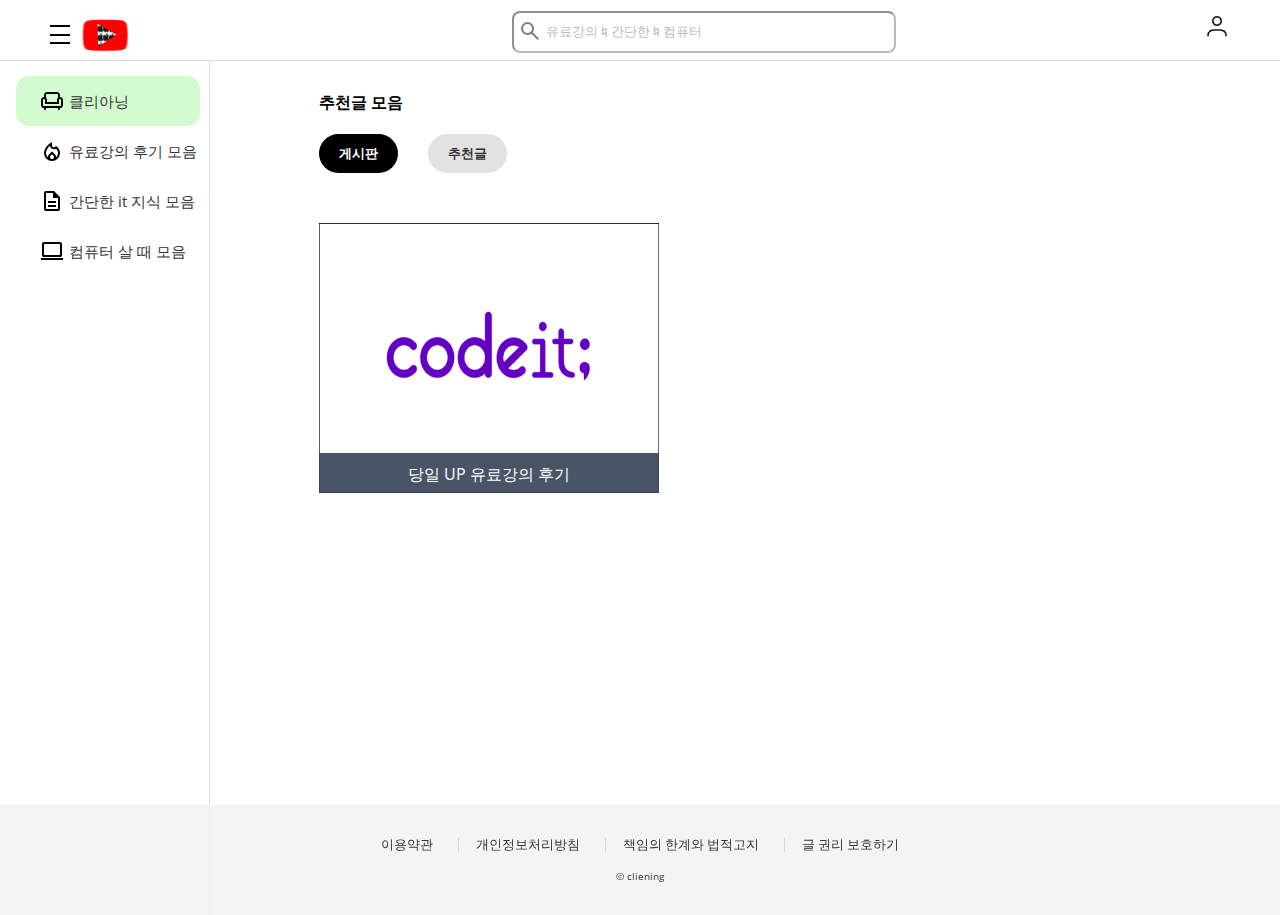
<file: suggestion.html>
<!DOCTYPE html>
<html lang="en">
<head>
    <meta charset="UTF-8">
    <meta name="viewport" content="width=device-width, initial-scale=1.0">
    <title>cliening</title>

    <!-- 대기 -->
    <meta data-n-head="ssr" data-hid="url" property="og:url" content="">
    <meta data-n-head="ssr" property="og:type" content="website">
    <meta data-n-head="ssr" data-hid="title" property="og:title" content="Cliening">
    <meta data-n-head="ssr" data-hid="image" property="og:image" content="./img/main-img1.png">
    <meta data-n-head="ssr" data-hid="og:description" property="og:description" content="it와 취미생활 공간">

    <meta data-n-head="ssr" name="viewport" content="user-scalable=no, width=device-width, height=device-height, initial-scale=1, maximum-scale=1, minimum-scale=1.0, viewport-fit=cover">
    <meta name="apple-mobile-web-app-title" content="브랜드명">
    <meta name="robots" content="index,nofollow">
    <meta name="description" content="검색시 요약내용">
    <meta name="keyword" content="HTML, meta, tag, element, reference">

    <link rel="icon" type="image/png" href="./img/favicon-32x32.png" sizes="32x32" />
    <link rel="icon" type="image/png" href="./img/favicon-16x16.png" sizes="16x16" />

    <script src="https://code.jquery.com/jquery-3.7.1.js" integrity="sha256-eKhayi8LEQwp4NKxN+CfCh+3qOVUtJn3QNZ0TciWLP4=" crossorigin="anonymous"></script>
    
    <link rel="stylesheet" href="./css/index.min.css">

</head>
<body>
    <header>
        <div>
            <a>
                <span></span>
                <span></span>
                <span></span>
            </a>
            <h1>
                <img src="./img/logo1.svg" >
                <img src="./img/logo1_1.svg" style="top:23px;">
            </h1>
        </div>

        <div>
            <div>
                <label for="searchInput" id="labelsearch">       </label>
                <input type="text" id="searchInput" name="searchInput" autocomplete="off" placeholder="&nbsp;&nbsp;&nbsp;&nbsp;&nbsp;&nbsp;&nbsp;&nbsp;유료강의&natur;간단한&natur;컴퓨터">
                <p><button id="dbfyrkddml"><a href="./lectureCollectionReviews.html">검색</a></button></p>
            </div>
        
            <a>
                <svg width="26" height="28" viewBox="0 0 26 28" fill="none" xmlns="http://www.w3.org/2000/svg" xmlns:xlink="http://www.w3.org/1999/xlink">
                    <rect width="26" height="28" fill="url(#pattern0)"/>
                    <defs>
                    <pattern id="pattern0" patternContentUnits="objectBoundingBox" width="1" height="1">
                    <use xlink:href="#image0_74_14" transform="scale(0.0384615 0.0357143)"/>
                    </pattern>
                    <image id="image0_74_14" width="26" height="28" xlink:href="[data-uri]"/>
                    </defs>
                </svg>
                    
            </a>
            <p style="display: none;">
                <a href="#"><img src="./img/key.png">&nbsp;<button>로그아웃</button></a>
            </p>
        </div>
    </header>

    <div class="mainHr"></div>

    <aside class="side-bar">
        <p class="white-section">

            <a href="./index.html">
                <svg xmlns="http://www.w3.org/2000/svg" height="24" viewBox="0 -960 960 960" width="24"><path d="M200-120q-17 0-28.5-11.5T160-160v-40q-50 0-85-35t-35-85v-200q0-50 35-85t85-35v-80q0-50 35-85t85-35h400q50 0 85 35t35 85v80q50 0 85 35t35 85v200q0 50-35 85t-85 35v40q0 17-11.5 28.5T760-120q-17 0-28.5-11.5T720-160v-40H240v40q0 17-11.5 28.5T200-120Zm-40-160h640q17 0 28.5-11.5T840-320v-200q0-17-11.5-28.5T800-560q-17 0-28.5 11.5T760-520v160H200v-160q0-17-11.5-28.5T160-560q-17 0-28.5 11.5T120-520v200q0 17 11.5 28.5T160-280Zm120-160h400v-80q0-27 11-49t29-39v-112q0-17-11.5-28.5T680-760H280q-17 0-28.5 11.5T240-720v112q18 17 29 39t11 49v80Zm200 0Zm0 160Zm0-80Z"/></svg>
                <span>클리아닝</span>
            </a>
            <a href="./lectureCollectionReviews.html">
                <svg xmlns="http://www.w3.org/2000/svg" height="24" viewBox="0 -960 960 960" width="24"><path d="M240-400q0 52 21 98.5t60 81.5q-1-5-1-9v-9q0-32 12-60t35-51l113-111 113 111q23 23 35 51t12 60v9q0 4-1 9 39-35 60-81.5t21-98.5q0-50-18.5-94.5T648-574q-20 13-42 19.5t-45 6.5q-62 0-107.5-41T401-690q-39 33-69 68.5t-50.5 72Q261-513 250.5-475T240-400Zm240 52-57 56q-11 11-17 25t-6 29q0 32 23.5 55t56.5 23q33 0 56.5-23t23.5-55q0-16-6-29.5T537-292l-57-56Zm0-492v132q0 34 23.5 57t57.5 23q18 0 33.5-7.5T622-658l18-22q74 42 117 117t43 163q0 134-93 227T480-80q-134 0-227-93t-93-227q0-129 86.5-245T480-840Z"/></svg>
                <span>유료강의 후기 모음</span>
            </a>
            <a href="./lectureCollectionReviews.html">
                <svg xmlns="http://www.w3.org/2000/svg" height="24" viewBox="0 -960 960 960" width="24"><path d="M320-240h320v-80H320v80Zm0-160h320v-80H320v80ZM240-80q-33 0-56.5-23.5T160-160v-640q0-33 23.5-56.5T240-880h320l240 240v480q0 33-23.5 56.5T720-80H240Zm280-520v-200H240v640h480v-440H520ZM240-800v200-200 640-640Z"/></svg>
                <span>간단한 it 지식 모음</span>
            </a>
            <a href="./lectureCollectionReviews.html">
                <svg xmlns="http://www.w3.org/2000/svg" height="24" viewBox="0 -960 960 960" width="24"><path d="M40-120v-80h880v80H40Zm120-120q-33 0-56.5-23.5T80-320v-440q0-33 23.5-56.5T160-840h640q33 0 56.5 23.5T880-760v440q0 33-23.5 56.5T800-240H160Zm0-80h640v-440H160v440Zm0 0v-440 440Z"/></svg>
                <span>컴퓨터 살 때 모음</span>
            </a>
        </p>
        <div style="display: none;">
            <a href="./lectureCollectionReviews.html">
                <svg xmlns="http://www.w3.org/2000/svg" height="30" viewBox="0 -960 960 960" width="30"><path d="M480-480q-66 0-113-47t-47-113q0-66 47-113t113-47q66 0 113 47t47 113q0 66-47 113t-113 47ZM160-160v-112q0-34 17.5-62.5T224-378q62-31 126-46.5T480-440q66 0 130 15.5T736-378q29 15 46.5 43.5T800-272v112H160Zm80-80h480v-32q0-11-5.5-20T700-306q-54-27-109-40.5T480-360q-56 0-111 13.5T260-306q-9 5-14.5 14t-5.5 20v32Zm240-320q33 0 56.5-23.5T560-640q0-33-23.5-56.5T480-720q-33 0-56.5 23.5T400-640q0 33 23.5 56.5T480-560Zm0-80Zm0 400Z"/></svg>
                <span>사용자 Id</span>
            </a>
            <ul>
                <li><a href="#">내가 본 글</a></li>
            </ul>
        </div>
    </aside>


    <article class="main">
        <div>
            <article class="mainTitle">
                <div><span>추천글 모음</span></div>
                <div>
                    <p><a href="./board.html">게시판</a></p>
                    <p><a href="#">추천글</a></p>
                </div>
            </article>
            <div>
                <a href="#">
                    <img src="./img/codeit1.png" width="340px;" height="270px" >
                    <div class="mainHoverBefor">
                        <span class="mainSpan">당일 UP 유료강의 후기</span>
                        <p class="mainP">코드잇 수강 후기  - 실무 중심의 실력 강화
                            코드잇 수강 후기  - 실무 중심의 실력 강화
                        </p>
                    </div>
                </a>
            </div>
        </div>
    </article>

    <script>
        let maindiv = document.querySelector('.main > div');
    
        fetch('./data.json')
        .then((res) => res.json())
        .then((data) => {
                
                $('.main > div').html('');
                let tag = ``;
                tag = `
                <article class="mainTitle">
                    <div><span>추천글 모음</span></div>
                    <div>
                        <p><a href="./board.html">게시판</a></p>
                        <p><a href="#">추천글</a></p>
                    </div>
                </article>`
                data.mainjson.forEach(function (a,i) {
                    
                
                    if(a.suggestion >= 1) {
                        tag += `
                            <div>
                                <a href="./review.html">
                                    
                                    <img src=${a.imgUp} width="340px;" height="270px" >
                                    <div class="mainHoverBefor mainHoverBeforlecture">
                                        <span class="mainSpan">${a.title}</span>
                                        <p class="mainP">${a.content}</p>
                                    </div>
                                </a>
                            </div>
                        `
                    
                    }

            
                    
                })

                $('.main > div').append(tag);

                const maindivA = document.querySelectorAll('.main a');

                let i = 0 ;
                let idNum = localStorage.num || 0;
                let imgNum = localStorage.imgnum || 0;
                let fristnum = 2;
                let secondnum = 1;
        
                maindivA.forEach((a, i ) => {
                    a.onclick = () => {

                        if(i > 3)  {
                            fristnum = 3 ;
                            secondnum = 2 ;
                        }
                        localStorage.idNum = i -fristnum;
                        localStorage.imgnum = i  -secondnum;
                        localStorage.lecturetitleUp = a.children[1].children[0].innerHTML;
                        
                    }
                })


                // 플리커 잡으면됨
                let mainTitleP_one = document.querySelector('.mainTitle > div:nth-of-type(2) > p:nth-of-type(1)')
                console.log('2',mainTitleP_one)// 3은 계속 null이고 왜 1 이 게시판이지? 적용이 안되었다.
                let mainTitleA_one = mainTitleP_one.children[0];
                let mainTitleP_two = document.querySelector('.mainTitle > div:nth-of-type(2) > p:nth-of-type(2)');
                let mainTitleA_two = mainTitleP_two.children[0];
                mainTitleP_one.style.backgroundColor = "#E2E2E2";
                mainTitleA_one.style.color = '#000000';
                mainTitleP_two.style.backgroundColor = "#000000";
                mainTitleA_two.style.color = '#E2E2E2';
        

            }
        )

        let sidebarSpan2 = document.querySelectorAll('.side-bar a');
        let clienSideNum ;
        sidebarSpan2.forEach((a) => {
            a.onclick = function () {
                clienSideNum= localStorage.setItem('clienSideNum', a.textContent.trim().substring(0,4))
            }
        });


    </script>

    <aside class="loginSidePage">
        <div>
            <div>
                <span>
                    <span>&nbsp;&nbsp;&nbsp;&nbsp;&nbsp;&nbsp;</span>
                    <input type="text" id="id" name="id" value="" placeholder="아이디">
                </span>
            </div>
            <div>
                <span>
                    <span>&nbsp;&nbsp;&nbsp;&nbsp;&nbsp;&nbsp;</span>
                    <input type="password" id="pw" name="id" value="" placeholder="비밀번호">
                </span>
            </div>
        </div>
    
        <div>
            <div>
                <input type="checkbox" id="keep" value="off">
                <label for="keep" id="keepLabel"></label>
                로그인 상태유지
                <span id="keepLabelSpanone"></span>
                <span id="keepLabelSpantwo"></span>
            </div>
            <div>
                <span>
                    IP보안
                    <input type="checkbox" id="swith" value="off">
                    <label for="swith" class="switch-btn"></label>
                </span>
            </div>
        </div>
        <div class="loginDiv">
            <a href="#">로그인</a>
        </div>
        <div>
            <ul>
                <li><a href="#">아이디 찾기</a></li>
                <li><a href="#">비번 찾기</a></li>
                <li><a href="#">회원가입</a></li>
                <li><a href="#">취소</a></li>
            </ul>
        </div>
    </aside>

    <div class="leftLien"> </div>
    
    <footer class="footer">
        <div>
            <p><a href="#">이용약관</a></p>
            <p><a href="#">&nbsp;&nbsp;&nbsp;&nbsp;&nbsp;&nbsp;개인정보처리방침</a></p>
            <p><a href="#">&nbsp;&nbsp;&nbsp;&nbsp;&nbsp;&nbsp;책임의 한계와 법적고지</a></p>
            <p><a href="#">&nbsp;&nbsp;&nbsp;&nbsp;&nbsp;&nbsp;글 권리 보호하기</a></p>
        </div>
        <div>
            <p><a href="#">© cliening</a></p>
            <span></span>
        </div>
    </footer>
    
    <script defer src="./js/clieningonoff.js"></script>


</body>
</html>
</file>
<file: css/index.min.css>
@import"./reset.css";header{margin:0 50px;display:flex}header>div:nth-of-type(1){width:10%;display:flex;align-items:center}header>div:nth-of-type(1)>a:nth-child(1){padding-right:20px;padding-top:10px;width:30px;height:30px;cursor:pointer}header>div:nth-of-type(1)>a:nth-child(1) span:nth-of-type(1){display:block;width:20px;height:2px;border:1px solid #000}header>div:nth-of-type(1)>a:nth-child(1) span:nth-of-type(2){display:block;width:20px;height:2px;border:1px solid #000;transform:translateY(7px)}header>div:nth-of-type(1)>a:nth-child(1) span:nth-of-type(3){display:block;width:20px;height:2px;border:1px solid #000;transform:translateY(13px)}@media screen and (max-width: 768px){header>div:nth-of-type(1)>a:nth-child(1):hover span:nth-of-type(1){display:block;width:20px;height:2px;border:1px solid #000;transform:translateY(10px) rotate(-45deg)}header>div:nth-of-type(1)>a:nth-child(1):hover span:nth-of-type(2){display:block;width:20px;height:2px;border:1px solid #000;transform:translateY(7px);opacity:0}header>div:nth-of-type(1)>a:nth-child(1):hover span:nth-of-type(3){display:block;width:20px;height:2px;border:1px solid #000;transform:translateY(5px) rotate(45deg)}}header h1{position:relative}header h1 img:nth-of-type(2){position:absolute;left:17px;top:19px}header>div:nth-of-type(2){display:flex;justify-content:right;align-items:center;width:90%}@media screen and (min-width: 769px){header>div:nth-of-type(2){text-align:center}}@media screen and (min-width: 481px)and (max-width: 768px){header>div:nth-of-type(2){text-align:center}}@media screen and (max-width: 480px){header>div:nth-of-type(2){text-align:right}}header>div:nth-of-type(2)>div:nth-of-type(1){width:100%;right:10%}@media screen and (min-width: 481px){header>div:nth-of-type(2)>div:nth-of-type(1)>label{display:inline-block;width:30px;height:30px;background:url("../img/search.svg") center no-repeat;transform:translate(130%, 30%);transition:all .3s;vertical-align:baseline}header>div:nth-of-type(2)>div:nth-of-type(1)>input{vertical-align:middle;width:37%;height:42px;transform:translate(0px, 0px);border-radius:8px;opacity:.5}header>div:nth-of-type(2)>div:nth-of-type(1)>p:nth-of-type(1){display:none}}@media screen and (max-width: 480px){header>div:nth-of-type(2)>div:nth-of-type(1)>label{display:inline-block;width:30px;height:30px;background:url("../img/search.svg") center no-repeat;transform:translate(0%, 0%);transition:.3s;vertical-align:baseline}header>div:nth-of-type(2)>div:nth-of-type(1)>input{display:none}header>div:nth-of-type(2)>div:nth-of-type(1)>p:nth-of-type(1){display:none}header>div:nth-of-type(2)>div:nth-of-type(1).headerserch{position:fixed;margin:0;padding:0;top:0;left:0;right:0;bottom:0;background-color:rgba(0,0,0,.3)}header>div:nth-of-type(2)>div:nth-of-type(1).headerserch>label{position:absolute;top:15px;left:0px;z-index:5}header>div:nth-of-type(2)>div:nth-of-type(1).headerserch>input{display:block;width:100%;height:61px;position:absolute;top:0;right:0;left:0;border-radius:0;opacity:1}header>div:nth-of-type(2)>div:nth-of-type(1).headerserch>p:nth-of-type(1){display:block;position:relative;top:19px;font-size:14px;right:10px}}header>div:nth-of-type(2)>div:nth-of-type(1).search-active{width:100%;height:70px;right:10%}header>div:nth-of-type(2)>div:nth-of-type(1).search-active>input{width:37%;height:42px;transform:scale(1.3);position:fixed;top:15px;left:35%;border-radius:8px;opacity:.5;font-size:15px;font-weight:600}header>div:nth-of-type(2)>div:nth-of-type(1).search-active>label{display:inline-block;width:30px;height:30px;background:url("../img/search.svg") center no-repeat;vertical-align:middle;position:relative;top:7px;left:15%;z-index:1}header>div:nth-of-type(2)>div:nth-of-type(1).search-active>p:nth-of-type(1){display:block;font-size:14px;position:fixed;top:25px;left:71%}header>div:nth-of-type(2)>div:nth-of-type(1).search-active .leftLien{border-left:thin solid #e2e2e2;height:100%;position:fixed;left:255px;top:50px}header>div:nth-of-type(2)>a{cursor:pointer}header>div:nth-of-type(2)>a svg{transform:translate(0%, 0px);transition:transform .3s ease}header>div:nth-of-type(2)>p{position:relative;top:-20px;left:1%}header>div:nth-of-type(2)>p>a{position:fixed;left:92%}header>div:nth-of-type(2)>p>a>button{border-radius:20px;cursor:pointer}.mainHr{border-bottom:thin solid #ddd;position:relative;top:0}.black-section{position:fixed;width:100%;background-color:rgba(0,0,0,.3);height:100%}.side-bar{margin:0 16px;margin-right:50px;float:left;width:209px;padding-top:15px}@media screen and (min-width: 769px){.side-bar{font-size:15px}.side-bar a:nth-of-type(1){background-color:#d4fad0}}@media screen and (min-width: 481px)and (max-width: 768px){.side-bar{margin:0;padding:0;position:fixed;font-size:0}.side-bar>p{position:fixed;width:100px;background-color:#fff;height:100%}.side-bar.active{margin:0;padding:0;position:fixed;font-size:0;width:100%;height:100%;background-color:rgba(0,0,0,.2);z-index:3}.side-bar.active a:nth-of-type(1){background-color:#fff}.side-bar.active>p{position:fixed;width:70px;background-color:#fff;height:100%}}@media screen and (max-width: 480px){.side-bar{display:none}.side-bar.active{display:block;margin:0;padding:0;position:fixed;font-size:0;width:100%;height:100%;background-color:rgba(0,0,0,.2);z-index:3}.side-bar.active a:nth-of-type(1){background-color:#fff}.side-bar.active>p{position:fixed;width:70px;background-color:#fff;height:100%}}.side-bar a{display:block;padding:11px 24px;display:flex;justify-content:left;align-items:center;background-color:#fff;width:88%;height:50px;border-radius:13px;gap:5px}.side-bar svg,.side-bar span{flex-shrink:0}.side-bar a:nth-of-type(1):hover{background-color:#d4fad0}.side-bar a:hover{background-color:#e0e2e2;width:88%;height:50px;border-radius:13px}.side-bar>div{position:fixed;width:209px;color:#000}.side-bar>div a:nth-of-type(1){background-color:#fff}.side-bar>div a:nth-of-type(1)>span{position:fixed;left:80px}.side-bar>div>a:nth-of-type(1):hover{background-color:#e0e2e2;width:88%;height:50px;border-radius:13px}.side-bar>div>ul>li{left:20px}.side-bar>div>ul>li>a:nth-of-type(1){background-color:#fff}.side-bar>div>ul>li:nth-of-type(1):hover>a:nth-of-type(1){background-color:#e0e2e2;position:absolute;width:88%;height:50px;border-radius:13px}.loginSidePage{display:none;border:1px solid #d6d5d5;border-radius:12px;width:20%;height:333px;padding:20px 28px;font-size:14px;background-color:#f8f9fa;clear:both;transition:.5s}.loginSidePage>div:nth-of-type(1){color:#777}.loginSidePage>div:nth-of-type(1) input{width:100%;height:25px;vertical-align:bottom;border:none}.loginSidePage>div:nth-of-type(1)>div:nth-of-type(1){border:1px solid #d6d5d5;border-radius:6px 6px 0 0;letter-spacing:-0.5px;width:100%;padding:14px 17px 13px}.loginSidePage>div:nth-of-type(1)>div:nth-of-type(1)>span:nth-child(1){background:url("../img/login1.png") 0 0 no-repeat;position:relative}.loginSidePage>div:nth-of-type(1)>div:nth-of-type(2){border-bottom:1px solid #d6d5d5;border-left:1px solid #d6d5d5;border-right:1px solid #d6d5d5;border-radius:0 0 6px 6px;letter-spacing:-0.5px;width:100%;padding:14px 17px 13px}.loginSidePage>div:nth-of-type(1)>div:nth-of-type(2)>span:nth-child(1){background:url("../img/login2.png") 0 0 no-repeat;position:relative}.loginSidePage>div:nth-of-type(2){display:flex;justify-content:space-between;padding-top:13px}.loginSidePage>div:nth-of-type(2) input{display:none}.loginSidePage>div:nth-of-type(2)>div:nth-child(1) input{cursor:pointer}.loginSidePage>div:nth-of-type(2)>div:nth-child(1) #keepLabel{display:inline-block;width:17px;height:17px;border-radius:100%;background-color:#03c75a;cursor:pointer;vertical-align:middle}.loginSidePage>div:nth-of-type(2)>div:nth-child(1) #keepLabelSpanone{display:block;position:relative;width:7px;height:1px;border:1px solid #fff;top:-9px;left:2px;transform:rotate(40deg)}.loginSidePage>div:nth-of-type(2)>div:nth-child(1) #keepLabelSpantwo{display:block;position:relative;width:10px;height:1px;border:1px solid #fff;top:-12px;left:6px;transform:rotate(-40deg)}.loginSidePage>div:nth-of-type(2)>div:nth-of-type(1).keepLabelactive #keepLabel{border:1px solid #b1b1b1;border-radius:100%;cursor:pointer;background-color:#fff}.loginSidePage>div:nth-of-type(2)>div:nth-of-type(1).keepLabelactive #keepLabelSpanone{display:block;position:relative;width:7px;height:1px;border:1px solid #b1b1b1;top:-9px;left:2px;transform:rotate(40deg)}.loginSidePage>div:nth-of-type(2)>div:nth-of-type(1).keepLabelactive #keepLabelSpantwo{display:block;position:relative;width:10px;height:1px;border:1px solid #b1b1b1;top:-12px;left:6px;transform:rotate(-40deg)}.loginSidePage>div:nth-of-type(2)>div:nth-child(2)>span{position:relative;right:39px}.loginSidePage>div:nth-of-type(2)>div:nth-child(2) .switch-btn{display:block;position:absolute;top:1px;left:45px;width:33px;height:18px;margin:0 auto;border-radius:12px;background-color:#c3c8c9;box-sizing:border-box;cursor:pointer}.loginSidePage>div:nth-of-type(2)>div:nth-child(2) .switch-btn::before{content:"";display:block;position:absolute;top:50%;left:2px;width:14px;height:14px;margin-top:-7px;border-radius:50%;background-color:#fff;box-shadow:0 1px 2px 0 rgba(0,0,0,.1);transition:all .1s ease;box-sizing:border-box}.loginSidePage>div:nth-of-type(2)>div:nth-child(2) .switch-btn.switch-btnactive{background-color:#03c75a}.loginSidePage>div:nth-of-type(2)>div:nth-child(2) .switch-btn.switch-btnactive::before{content:"";display:block;position:absolute;top:50%;left:17px;width:14px;height:14px;margin-top:-7px;border-radius:50%;background-color:#fff;box-shadow:0 1px 2px 0 rgba(0,0,0,.1);transition:all .1s ease;box-sizing:border-box}.loginSidePage>div:nth-of-type(3){text-align:center;font-size:14px;border:1px solid #000;border-radius:12px;border:none;background-color:#55dc72;padding:10px 0;margin-bottom:20px;margin-top:38px}.loginSidePage>div:nth-of-type(4){padding-bottom:28px}.loginSidePage>div:nth-of-type(4) ul{display:flex;justify-content:space-between;font-size:13px}.loginSidePage.loginActive{display:block;position:absolute;top:20%;left:29%;width:300px;z-index:1}.main{position:relative;text-align:center;width:90%;padding-top:30px;margin:0px auto;display:flex;flex-direction:column;float:right;min-height:71.5vh}@media screen and (min-width: 769px){.main{width:calc(95% - 255px)}}@media screen and (min-width: 481px)and (max-width: 768px){.main{width:calc(95% - 100px)}}.main .mainTitle{text-align:left;font-size:16px;font-weight:bold;margin-right:90%}.main .mainTitle div:nth-child(1)>span{margin-bottom:10px}.main .mainTitle p{border:1px solid #000;border-radius:20px;padding:10px 20px;margin-top:10px;border:none;background-color:#e2e2e2;flex-shrink:0;cursor:pointer}.main .mainTitle p:nth-child(1){background-color:#000}.main .mainTitle p:nth-child(1)>a{color:#fff}.main .mainTitle div:nth-of-type(2){display:flex;justify-content:left;gap:30px}.main span{font-size:16px;display:block;margin:0px auto}.main p{font-size:13px}.main>div:nth-of-type(1){display:flex;flex-wrap:wrap;gap:50px}.main>div:nth-of-type(1)>div{position:relative;overflow:hidden}.main>div:nth-of-type(1)>div a .mainHoverBefor{position:absolute;left:0;bottom:0;width:340px;max-height:40px;background-color:#374257;padding:10px 0;opacity:.9;color:#fff;transition:.5s}.main>div:nth-of-type(1)>div a .mainHoverBefor .mainP{opacity:0;padding:10px 10px 0;padding-bottom:0px;transition:.5s;line-height:1.4}.main>div:nth-of-type(1)>div a:hover .mainHoverBefor{max-height:100px}.main>div:nth-of-type(1)>div a:hover .mainHoverBefor .mainP{opacity:.8}.leftLien{border-left:thin solid #e2e2e2;height:100%;position:fixed;left:209px;clear:both}@media screen and (min-width: 481px)and (max-width: 768px){.leftLien{left:70px}}@media screen and (max-width: 480px){.leftLien{display:none}}.footer{background-color:rgba(241,241,241,.7882352941);padding:30px 100px;text-align:center;position:relative;width:100%;height:110px;clear:both;top:100px}.footer>div:nth-of-type(1){font-size:13px;display:flex;justify-content:center;align-items:center;gap:25px;padding-bottom:15px}.footer>div:nth-of-type(1) p a::before{content:"";position:absolute;height:14px;width:1px;top:30%;background-color:#d7d7d7}.footer>div:nth-of-type(1) p:nth-of-type(1) a:nth-of-type(1)::before{content:none}.footer>div:nth-of-type(2){font-size:10px}
</file>
<file: css/review.min.css>
@import"./reset.css";header{margin:0 50px;display:flex}header>div:nth-of-type(1){width:10%;display:flex;align-items:center}header>div:nth-of-type(1)>a:nth-child(1){padding-right:20px;padding-top:10px;width:30px;height:30px;cursor:pointer}header>div:nth-of-type(1)>a:nth-child(1) span:nth-of-type(1){display:block;width:20px;height:2px;border:1px solid #000}header>div:nth-of-type(1)>a:nth-child(1) span:nth-of-type(2){display:block;width:20px;height:2px;border:1px solid #000;transform:translateY(7px)}header>div:nth-of-type(1)>a:nth-child(1) span:nth-of-type(3){display:block;width:20px;height:2px;border:1px solid #000;transform:translateY(13px)}@media screen and (max-width: 768px){header>div:nth-of-type(1)>a:nth-child(1):hover span:nth-of-type(1){display:block;width:20px;height:2px;border:1px solid #000;transform:translateY(10px) rotate(-45deg)}header>div:nth-of-type(1)>a:nth-child(1):hover span:nth-of-type(2){display:block;width:20px;height:2px;border:1px solid #000;transform:translateY(7px);opacity:0}header>div:nth-of-type(1)>a:nth-child(1):hover span:nth-of-type(3){display:block;width:20px;height:2px;border:1px solid #000;transform:translateY(5px) rotate(45deg)}}header h1{position:relative}header h1 img:nth-of-type(2){position:absolute;left:17px;top:19px}header>div:nth-of-type(2){display:flex;justify-content:right;align-items:center;width:90%}@media screen and (min-width: 769px){header>div:nth-of-type(2){text-align:center}}@media screen and (min-width: 481px)and (max-width: 768px){header>div:nth-of-type(2){text-align:center}}@media screen and (max-width: 480px){header>div:nth-of-type(2){text-align:right}}header>div:nth-of-type(2)>div:nth-of-type(1){width:100%;right:10%}header>div:nth-of-type(2)>div:nth-of-type(1)>label{display:inline-block;width:30px;height:30px;background:url("../img/search.svg") center no-repeat;transform:translate(130%, 30%);transition:all .5s;vertical-align:baseline}header>div:nth-of-type(2)>div:nth-of-type(1)>input{vertical-align:middle;width:37%;height:42px;border-radius:8px;opacity:.5}header>div:nth-of-type(2)>div:nth-of-type(1)>p:nth-of-type(1){display:none}header>div:nth-of-type(2)>div:nth-of-type(1).search-active{width:100%;height:70px;right:10%}header>div:nth-of-type(2)>div:nth-of-type(1).search-active>input{width:37%;height:42px;transform:scale(1.3);position:fixed;top:15px;left:35%;border-radius:8px;opacity:.5;font-size:15px;font-weight:600}header>div:nth-of-type(2)>div:nth-of-type(1).search-active>label{display:inline-block;width:30px;height:30px;background:url("../img/search.svg") center no-repeat;vertical-align:middle;position:relative;top:7px;left:15%}header>div:nth-of-type(2)>div:nth-of-type(1).search-active>p:nth-of-type(1){display:block;font-size:19px;position:fixed;top:20px;left:70%}header>div:nth-of-type(2)>div:nth-of-type(1).search-active .leftLien{border-left:thin solid #e2e2e2;height:100%;position:fixed;left:255px;top:50px}header>div:nth-of-type(2)>a{cursor:pointer}header>div:nth-of-type(2)>a svg{transform:translate(0%, 0px);transition:transform .3s ease}header>div:nth-of-type(2)>p{position:relative;top:-20px;left:1%}header>div:nth-of-type(2)>p>a{position:fixed;left:92%}header>div:nth-of-type(2)>p>a>button{border-radius:20px;cursor:pointer}.mainHr{border-bottom:thin solid #ddd;position:relative;top:0}.side-bar{margin:0 16px;margin-right:50px;float:left;width:12%;padding-top:15px}@media screen and (min-width: 769px){.side-bar{font-size:15px}.side-bar a:nth-of-type(1){background-color:#d4fad0}}@media screen and (min-width: 481px)and (max-width: 768px){.side-bar{margin:0;padding:0;position:fixed;font-size:0}.side-bar>p{position:fixed;width:100px;background-color:#fff;height:100%}.side-bar.active{margin:0;padding:0;position:fixed;font-size:0;width:100%;height:100%;background-color:rgba(0,0,0,.2);z-index:3}.side-bar.active a:nth-of-type(1){background-color:#fff}.side-bar.active>p{position:fixed;width:70px;background-color:#fff;height:100%}}@media screen and (max-width: 480px){.side-bar{display:none}.side-bar.active{display:block;margin:0;padding:0;position:fixed;font-size:0;width:100%;height:100%;background-color:rgba(0,0,0,.2);z-index:3}.side-bar.active a:nth-of-type(1){background-color:#fff}.side-bar.active>p{position:fixed;width:70px;background-color:#fff;height:100%}}.side-bar a{display:block;padding:11px 24px;display:flex;justify-content:left;align-items:center;background-color:#fff;width:100%;height:50px;border-radius:13px;gap:5px}.side-bar svg,.side-bar span{flex-shrink:0}.side-bar a:nth-of-type(1):hover{background-color:#d4fad0}.side-bar a:hover{background-color:#e0e2e2;width:100%;height:50px;border-radius:13px}.side-bar>div{position:relative;color:#000}.side-bar>div a:nth-of-type(1){background-color:#fff}.side-bar>div a:nth-of-type(1)>span{position:relative;left:15px}.side-bar>div>a:nth-of-type(1):hover{background-color:#e0e2e2;width:220px;height:50px;border-radius:13px}.side-bar>div>ul>li{left:20px}.side-bar>div>ul>li>a:nth-of-type(1){background-color:#fff}.side-bar>div>ul>li:nth-of-type(1):hover>a:nth-of-type(1){background-color:#e0e2e2;position:absolute;width:220px;height:50px;border-radius:13px}.loginSidePage{display:none;border:1px solid #d6d5d5;border-radius:12px;width:20%;height:333px;padding:20px 28px;font-size:14px;background-color:#f8f9fa;clear:both;transition:.5s}.loginSidePage>div:nth-of-type(1){color:#777}.loginSidePage>div:nth-of-type(1) input{width:100%;height:25px;vertical-align:bottom;border:none}.loginSidePage>div:nth-of-type(1)>div:nth-of-type(1){border:1px solid #d6d5d5;border-radius:6px 6px 0 0;letter-spacing:-0.5px;width:100%;padding:14px 17px 13px}.loginSidePage>div:nth-of-type(1)>div:nth-of-type(1)>span:nth-child(1){background:url("../img/login1.png") 0 0 no-repeat;position:relative}.loginSidePage>div:nth-of-type(1)>div:nth-of-type(2){border-bottom:1px solid #d6d5d5;border-left:1px solid #d6d5d5;border-right:1px solid #d6d5d5;border-radius:0 0 6px 6px;letter-spacing:-0.5px;width:100%;padding:14px 17px 13px}.loginSidePage>div:nth-of-type(1)>div:nth-of-type(2)>span:nth-child(1){background:url("../img/login2.png") 0 0 no-repeat;position:relative}.loginSidePage>div:nth-of-type(2){display:flex;justify-content:space-between;padding-top:13px}.loginSidePage>div:nth-of-type(2) input{display:none}.loginSidePage>div:nth-of-type(2)>div:nth-child(1) input{cursor:pointer}.loginSidePage>div:nth-of-type(2)>div:nth-child(1) #keepLabel{display:inline-block;width:17px;height:17px;border-radius:100%;background-color:#03c75a;cursor:pointer;vertical-align:middle}.loginSidePage>div:nth-of-type(2)>div:nth-child(1) #keepLabelSpanone{display:block;position:relative;width:7px;height:1px;border:1px solid #fff;top:-9px;left:2px;transform:rotate(40deg)}.loginSidePage>div:nth-of-type(2)>div:nth-child(1) #keepLabelSpantwo{display:block;position:relative;width:10px;height:1px;border:1px solid #fff;top:-12px;left:6px;transform:rotate(-40deg)}.loginSidePage>div:nth-of-type(2)>div:nth-of-type(1).keepLabelactive #keepLabel{border:1px solid #b1b1b1;border-radius:100%;cursor:pointer;background-color:#fff}.loginSidePage>div:nth-of-type(2)>div:nth-of-type(1).keepLabelactive #keepLabelSpanone{display:block;position:relative;width:7px;height:1px;border:1px solid #b1b1b1;top:-9px;left:2px;transform:rotate(40deg)}.loginSidePage>div:nth-of-type(2)>div:nth-of-type(1).keepLabelactive #keepLabelSpantwo{display:block;position:relative;width:10px;height:1px;border:1px solid #b1b1b1;top:-12px;left:6px;transform:rotate(-40deg)}.loginSidePage>div:nth-of-type(2)>div:nth-child(2)>span{position:relative;right:39px}.loginSidePage>div:nth-of-type(2)>div:nth-child(2) .switch-btn{display:block;position:absolute;top:1px;left:45px;width:33px;height:18px;margin:0 auto;border-radius:12px;background-color:#c3c8c9;box-sizing:border-box;cursor:pointer}.loginSidePage>div:nth-of-type(2)>div:nth-child(2) .switch-btn::before{content:"";display:block;position:absolute;top:50%;left:2px;width:14px;height:14px;margin-top:-7px;border-radius:50%;background-color:#fff;box-shadow:0 1px 2px 0 rgba(0,0,0,.1);transition:all .1s ease;box-sizing:border-box}.loginSidePage>div:nth-of-type(2)>div:nth-child(2) .switch-btn.switch-btnactive{background-color:#03c75a}.loginSidePage>div:nth-of-type(2)>div:nth-child(2) .switch-btn.switch-btnactive::before{content:"";display:block;position:absolute;top:50%;left:17px;width:14px;height:14px;margin-top:-7px;border-radius:50%;background-color:#fff;box-shadow:0 1px 2px 0 rgba(0,0,0,.1);transition:all .1s ease;box-sizing:border-box}.loginSidePage>div:nth-of-type(3){text-align:center;font-size:14px;border:1px solid #000;border-radius:12px;border:none;background-color:#55dc72;padding:10px 0;margin-bottom:20px;margin-top:38px}.loginSidePage>div:nth-of-type(4){padding-bottom:28px}.loginSidePage>div:nth-of-type(4) ul{display:flex;justify-content:space-between;font-size:13px}.loginSidePage.loginActive{display:block;position:absolute;top:20%;left:29%;width:300px;z-index:1}.mainFistDiv{position:relative;width:90%;margin:0px auto;padding-top:15px;float:right;width:calc(95% - 255px)}.mainFistDiv .mainTitle{text-align:left;font-size:16px;font-weight:bold;margin-right:90%}.mainFistDiv .mainTitle div:nth-child(1)>span{margin-bottom:10px;white-space:nowrap}.mainFistDiv .mainTitle p{border:1px solid #000;border-radius:20px;padding:10px 20px;margin-top:10px;border:none;background-color:#e2e2e2;flex-shrink:0;cursor:pointer}.mainFistDiv .mainTitle p:nth-child(1){background-color:#000}.mainFistDiv .mainTitle p:nth-child(1)>a{color:#fff}.mainFistDiv .mainTitle div:nth-of-type(2){display:flex;justify-content:left;gap:30px}.mainFistDiv h1{text-align:center;font-size:42px;padding-bottom:84px;white-space:nowrap}.mainFistDiv>div:nth-of-type(1)>div:nth-of-type(1){display:flex;justify-content:center;font-size:16px;font-weight:bold}.mainFistDiv>div:nth-of-type(1)>div:nth-of-type(1) p{border:1px solid #e2e2e2;border-radius:30px;background-color:#e2e2e2;padding:8px 7px;margin-left:20px}.mainFistDiv>div:nth-of-type(1)>p:nth-of-type(1){text-align:center;padding-top:70px}.mainFistDiv>div:nth-of-type(1)>p:nth-of-type(1) img{-o-object-fit:contain;object-fit:contain;width:100%}.mainFistDiv>div:nth-of-type(1)>div:nth-of-type(2){display:flex;flex-direction:column;align-items:center;font-size:16px;line-height:1.5;text-align:left;padding-top:70px}.mainFistDiv>div:nth-of-type(1)>div:nth-of-type(3){display:flex;justify-content:center;font-size:16px;font-weight:bold;padding-top:100px}.mainFistDiv>div:nth-of-type(1)>div:nth-of-type(3) p{border:1px solid #e2e2e2;border-radius:30px;background-color:#e2e2e2;padding:8px 7px;margin-left:20px}#asidetop{position:fixed;right:50px;bottom:50px;border-radius:100%;width:60px;height:60px;background-color:#000;z-index:2}#asidetop:hover>span{display:inline-block;width:35px;height:2px;background-color:#fff;transition:.5s;transform:translate(12px, 8px) rotateZ(90deg)}#asidetop.active{opacity:1}.leftLien{border-left:thin solid #e2e2e2;height:100%;position:fixed;left:14%;clear:both}.footer{background-color:rgba(241,241,241,.7882352941);padding:30px 100px;text-align:center;position:relative;width:100%;height:110px;clear:both;top:100px}.footer>div:nth-of-type(1){font-size:13px;display:flex;justify-content:center;align-items:center;gap:25px;padding-bottom:15px}.footer>div:nth-of-type(1) p a::before{content:"";position:absolute;height:14px;width:1px;top:30%;background-color:#d7d7d7}.footer>div:nth-of-type(1) p:nth-of-type(1) a:nth-of-type(1)::before{content:none}.footer>div:nth-of-type(2){font-size:10px}
</file>
